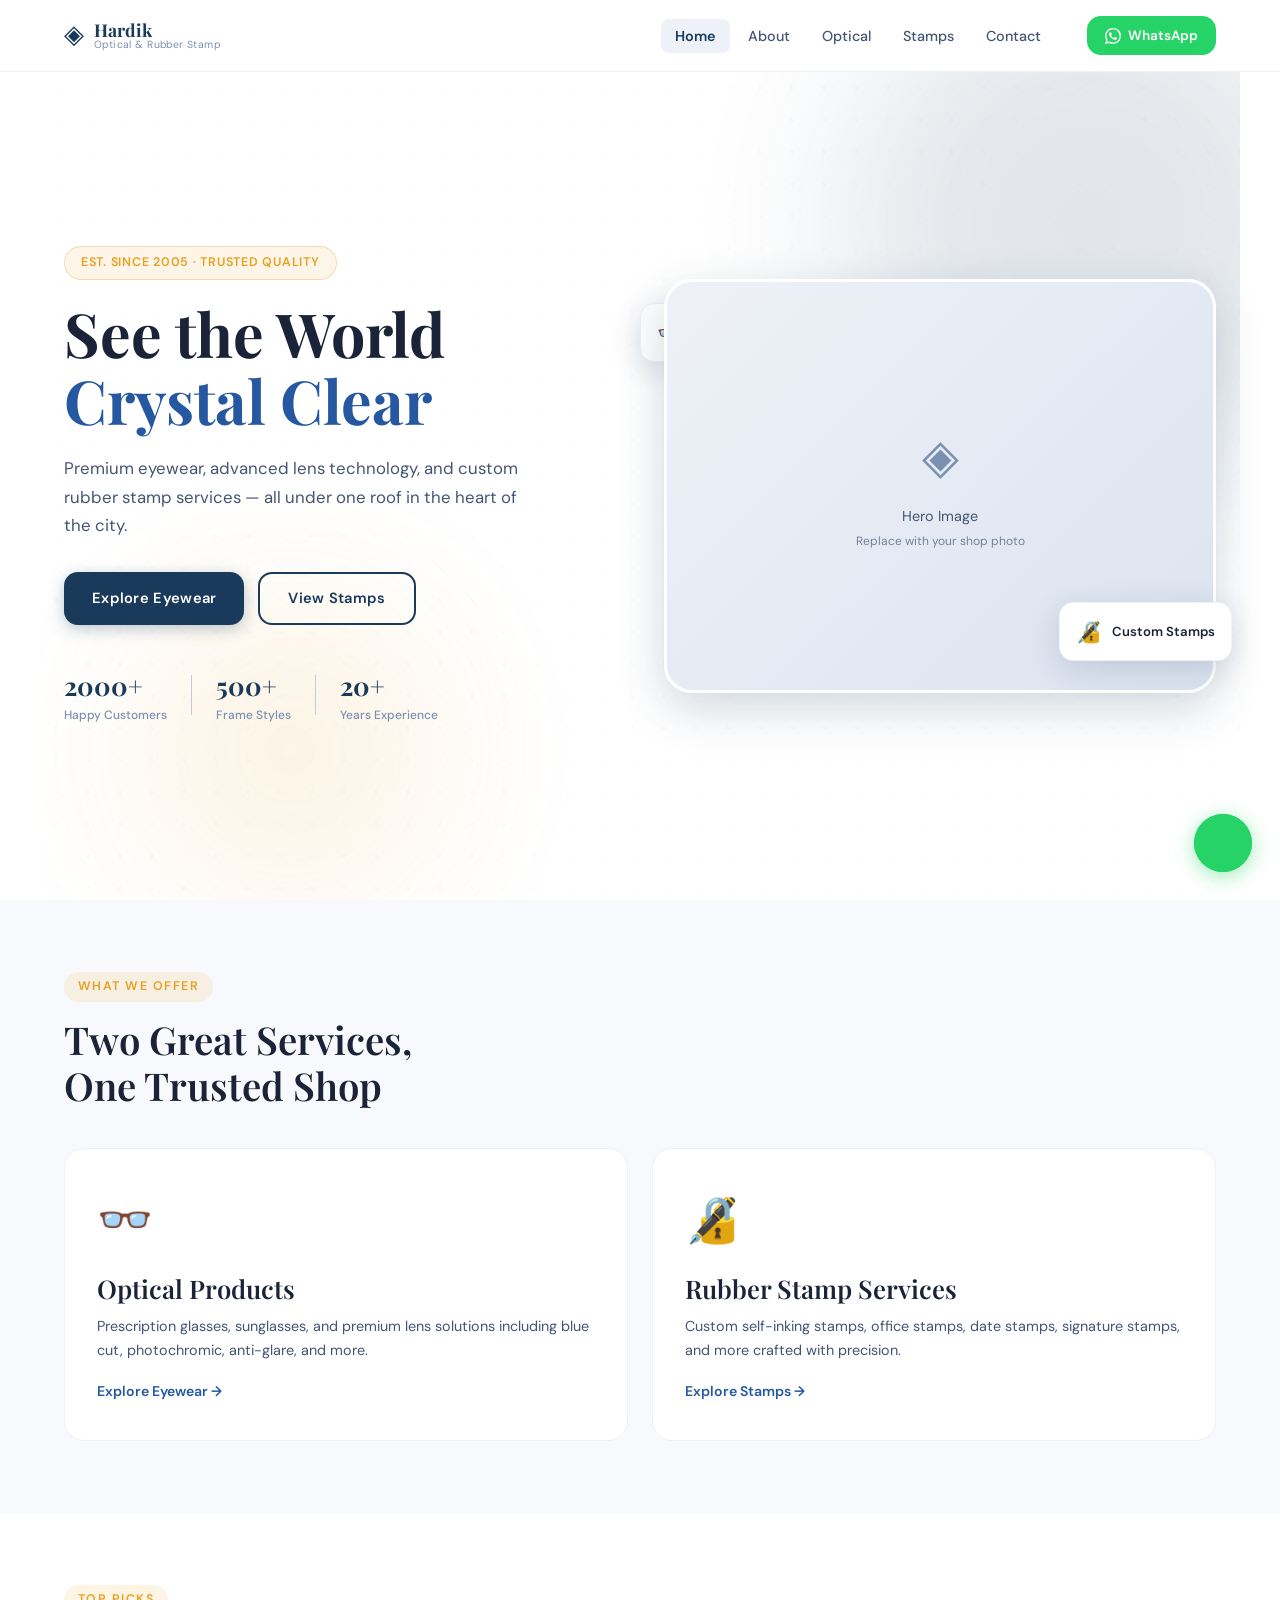
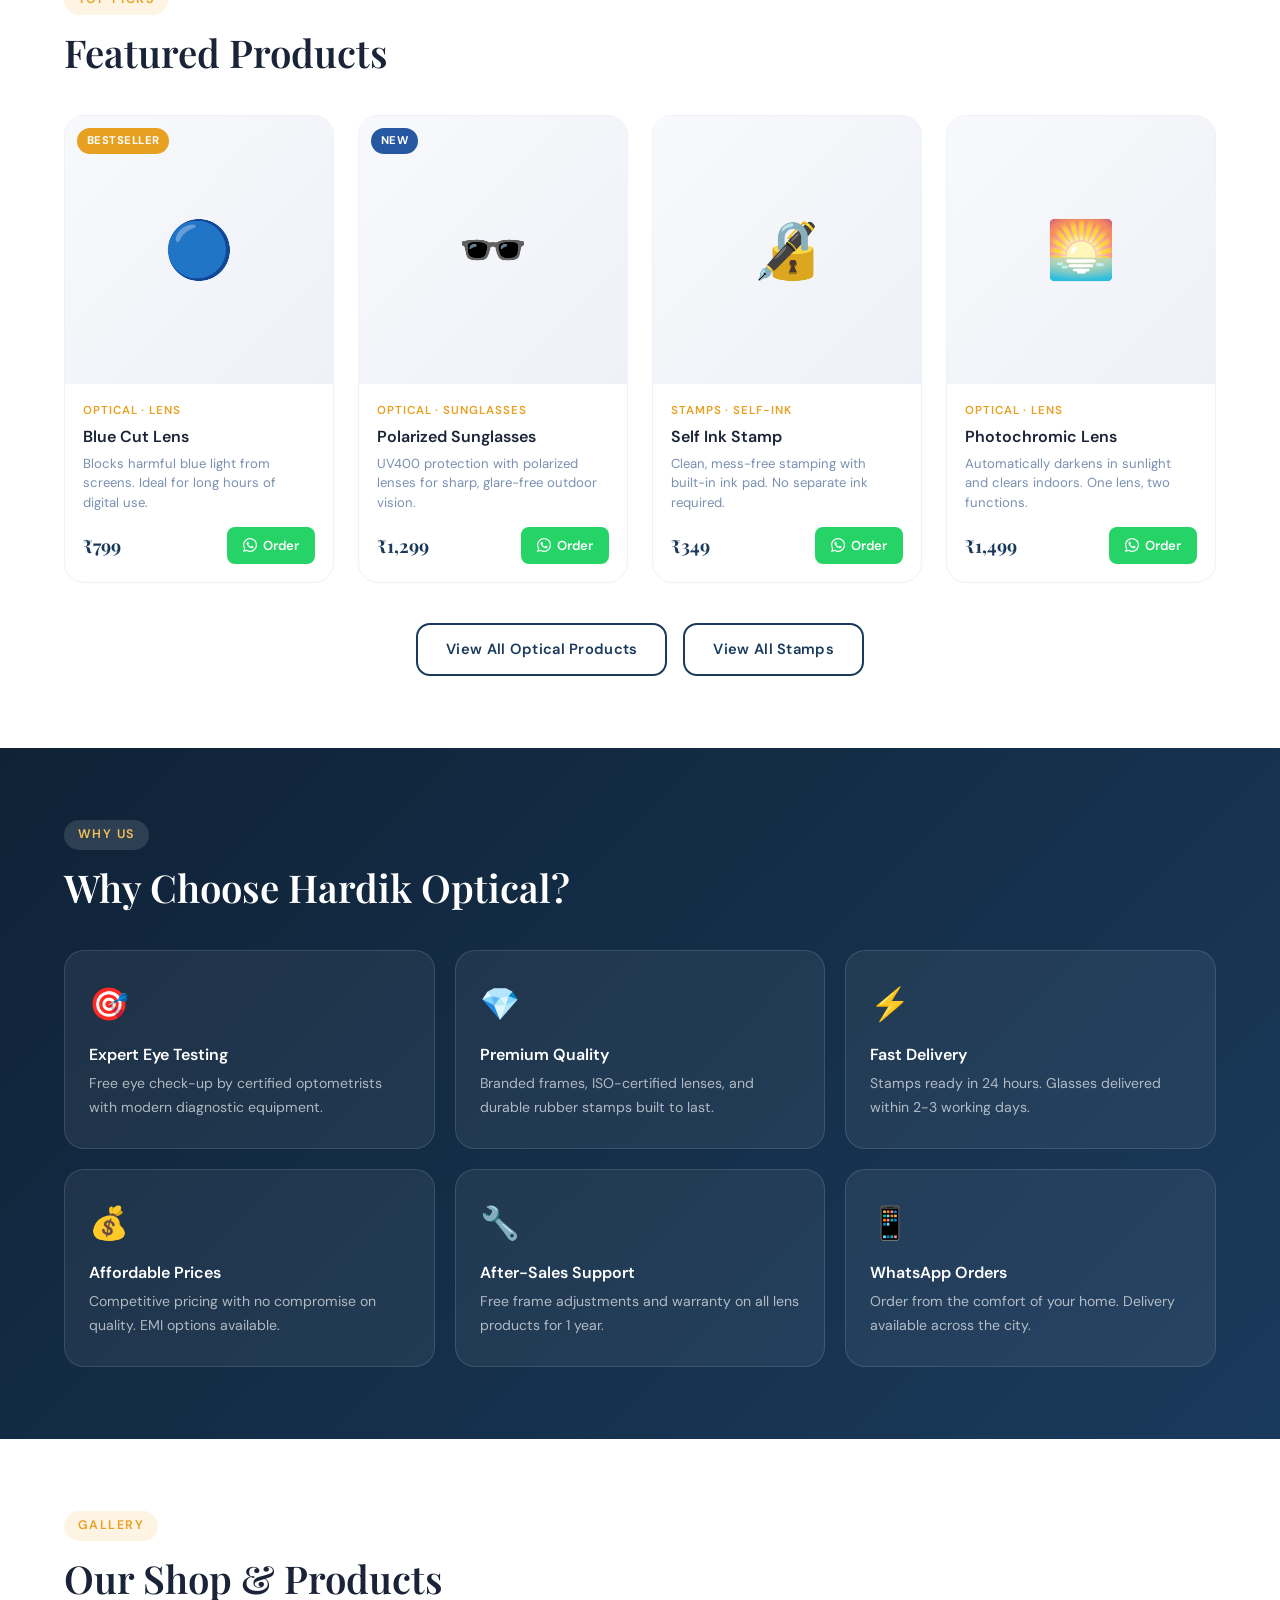
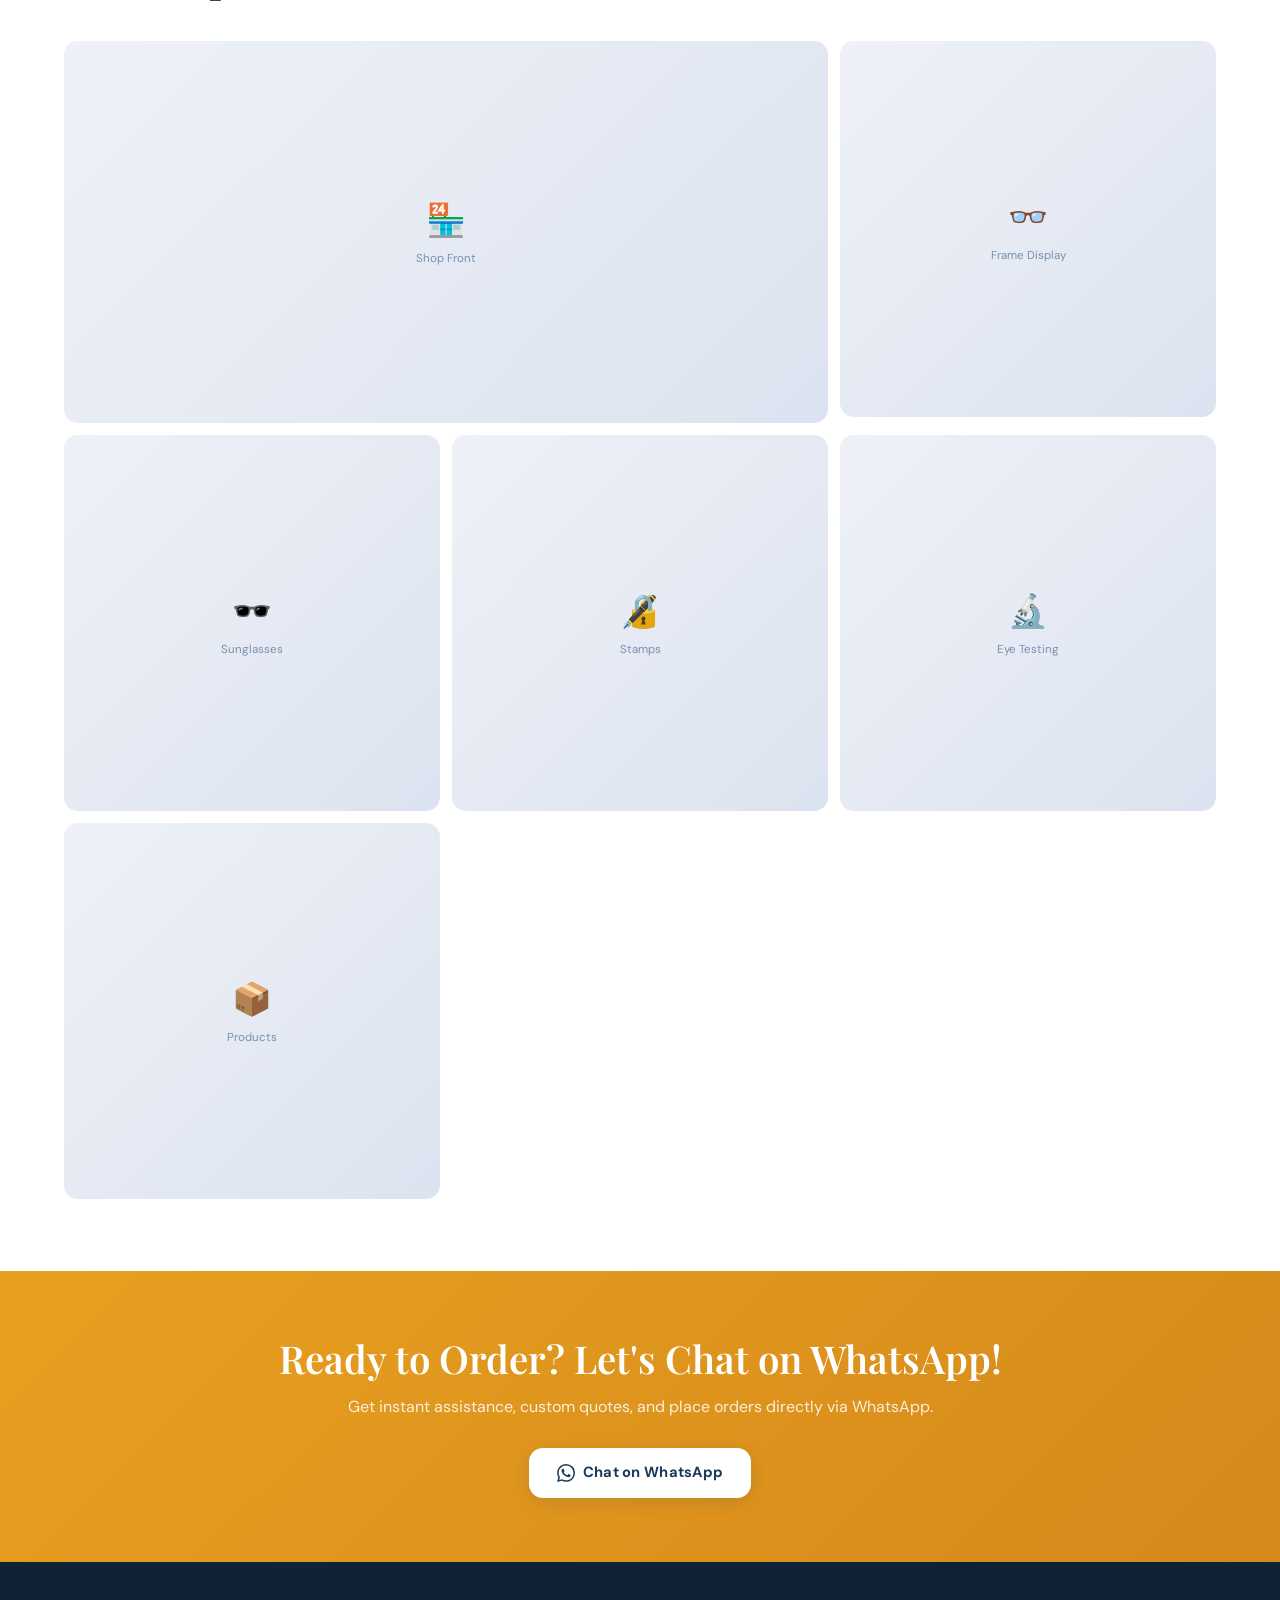
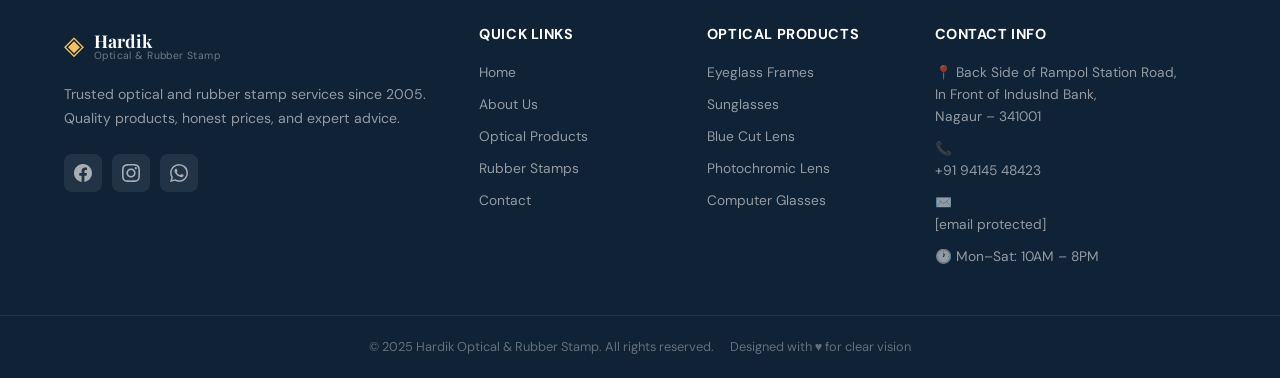
<file: index.html>
<!DOCTYPE html>
<html lang="en">
<head>
  <meta charset="UTF-8" />
  <meta name="viewport" content="width=device-width, initial-scale=1.0" />
  <meta name="description" content="Hardik Optical & Rubber Stamp – Premium eyewear, lenses, and custom rubber stamps. Quality optical solutions and professional stamp services." />
  <meta name="keywords" content="optical shop, eyeglasses, sunglasses, rubber stamp, custom stamp, blue cut lens, photochromic lens" />
  <meta name="author" content="Hardik Optical & Rubber Stamp" />
  <meta property="og:title" content="Hardik Optical & Rubber Stamp" />
  <meta property="og:description" content="Premium eyewear and custom rubber stamp services." />
  <meta property="og:type" content="website" />
  <title>Hardik Optical & Rubber Stamp | Premium Eyewear & Custom Stamps</title>
  <link rel="stylesheet" href="style.css" />
  <link rel="preconnect" href="https://fonts.googleapis.com" />
  <link rel="preconnect" href="https://fonts.gstatic.com" crossorigin />
  <link href="https://fonts.googleapis.com/css2?family=Playfair+Display:wght@400;600;700&family=DM+Sans:wght@300;400;500;600&display=swap" rel="stylesheet" />
</head>
<body>

  <!-- ===== NAVBAR ===== -->
  <nav class="navbar" id="navbar">
    <div class="nav-container">
      <a href="#home" class="nav-logo" data-page="home">
        <span class="logo-icon">◈</span>
        <div class="logo-text">
          <span class="logo-main">Hardik</span>
          <span class="logo-sub">Optical & Rubber Stamp</span>
        </div>
      </a>
      <ul class="nav-menu" id="navMenu">
        <li><a href="#home" class="nav-link active" data-page="home">Home</a></li>
        <li><a href="#about" class="nav-link" data-page="about">About</a></li>
        <li><a href="#optical" class="nav-link" data-page="optical">Optical</a></li>
        <li><a href="#stamps" class="nav-link" data-page="stamps">Stamps</a></li>
        <li><a href="#contact" class="nav-link" data-page="contact">Contact</a></li>
      </ul>
      <a href="https://wa.me/919414548423" target="_blank" class="nav-cta">
        <svg width="16" height="16" viewBox="0 0 24 24" fill="currentColor"><path d="M17.472 14.382c-.297-.149-1.758-.867-2.03-.967-.273-.099-.471-.148-.67.15-.197.297-.767.966-.94 1.164-.173.199-.347.223-.644.075-.297-.15-1.255-.463-2.39-1.475-.883-.788-1.48-1.761-1.653-2.059-.173-.297-.018-.458.13-.606.134-.133.298-.347.446-.52.149-.174.198-.298.298-.497.099-.198.05-.371-.025-.52-.075-.149-.669-1.612-.916-2.207-.242-.579-.487-.5-.669-.51-.173-.008-.371-.01-.57-.01-.198 0-.52.074-.792.372-.272.297-1.04 1.016-1.04 2.479 0 1.462 1.065 2.875 1.213 3.074.149.198 2.096 3.2 5.077 4.487.709.306 1.262.489 1.694.625.712.227 1.36.195 1.871.118.571-.085 1.758-.719 2.006-1.413.248-.694.248-1.289.173-1.413-.074-.124-.272-.198-.57-.347m-5.421 7.403h-.004a9.87 9.87 0 01-5.031-1.378l-.361-.214-3.741.982.998-3.648-.235-.374a9.86 9.86 0 01-1.51-5.26c.001-5.45 4.436-9.884 9.888-9.884 2.64 0 5.122 1.03 6.988 2.898a9.825 9.825 0 012.893 6.994c-.003 5.45-4.437 9.884-9.885 9.884m8.413-18.297A11.815 11.815 0 0012.05 0C5.495 0 .16 5.335.157 11.892c0 2.096.547 4.142 1.588 5.945L.057 24l6.305-1.654a11.882 11.882 0 005.683 1.448h.005c6.554 0 11.89-5.335 11.893-11.893A11.821 11.821 0 0020.885 3.488"/></svg>
        WhatsApp
      </a>
      <button class="hamburger" id="hamburger" aria-label="Toggle menu">
        <span></span><span></span><span></span>
      </button>
    </div>
  </nav>

  <!-- ===== HOME PAGE ===== -->
  <section id="home" class="page active">

    <!-- Hero -->
    <div class="hero">
      <div class="hero-bg">
        <div class="hero-orb hero-orb-1"></div>
        <div class="hero-orb hero-orb-2"></div>
        <div class="hero-grid"></div>
      </div>
      <div class="hero-content">
        <div class="hero-badge">Est. Since 2005 · Trusted Quality</div>
        <h1 class="hero-title">See the World <br><span class="hero-accent">Crystal Clear</span></h1>
        <p class="hero-subtitle">Premium eyewear, advanced lens technology, and custom rubber stamp services — all under one roof in the heart of the city.</p>
        <div class="hero-actions">
          <a href="#optical" class="btn btn-primary" data-page="optical">Explore Eyewear</a>
          <a href="#stamps" class="btn btn-outline" data-page="stamps">View Stamps</a>
        </div>
        <div class="hero-stats">
          <div class="stat"><span class="stat-num">2000+</span><span class="stat-label">Happy Customers</span></div>
          <div class="stat-divider"></div>
          <div class="stat"><span class="stat-num">500+</span><span class="stat-label">Frame Styles</span></div>
          <div class="stat-divider"></div>
          <div class="stat"><span class="stat-num">20+</span><span class="stat-label">Years Experience</span></div>
        </div>
      </div>
      <div class="hero-visual">
        <div class="hero-card-float hero-card-1">
          <span class="hcf-icon">👓</span>
          <span>Blue Cut Lens</span>
        </div>
        <div class="hero-img-wrap">
          <div class="hero-img-placeholder">
            <!-- Replace with: <img src="images/hero-optical.jpg" alt="Optical Shop"> -->
            <div class="hero-img-inner">
              <span class="hero-img-icon">◈</span>
              <p>Hero Image<br><small>Replace with your shop photo</small></p>
            </div>
          </div>
        </div>
        <div class="hero-card-float hero-card-2">
          <span class="hcf-icon">🔏</span>
          <span>Custom Stamps</span>
        </div>
      </div>
    </div>

    <!-- Services Intro -->
    <div class="section services-intro">
      <div class="container">
        <div class="section-tag">What We Offer</div>
        <h2 class="section-title">Two Great Services,<br>One Trusted Shop</h2>
        <div class="services-grid">
          <div class="service-card" onclick="navigateTo('optical')">
            <div class="service-icon">👓</div>
            <h3>Optical Products</h3>
            <p>Prescription glasses, sunglasses, and premium lens solutions including blue cut, photochromic, anti-glare, and more.</p>
            <span class="service-link">Explore Eyewear →</span>
          </div>
          <div class="service-card" onclick="navigateTo('stamps')">
            <div class="service-icon">🔏</div>
            <h3>Rubber Stamp Services</h3>
            <p>Custom self-inking stamps, office stamps, date stamps, signature stamps, and more crafted with precision.</p>
            <span class="service-link">Explore Stamps →</span>
          </div>
        </div>
      </div>
    </div>

    <!-- Featured Products -->
    <div class="section featured-section">
      <div class="container">
        <div class="section-tag">Top Picks</div>
        <h2 class="section-title">Featured Products</h2>
        <div class="products-grid">

          <!-- FEATURED PRODUCT CARDS — add more following this structure -->
          <div class="product-card">
            <div class="product-badge">Bestseller</div>
            <div class="product-img">
              <!-- <img src="images/products/blue-cut.jpg" alt="Blue Cut Lens"> -->
              <div class="product-img-placeholder">🔵</div>
            </div>
            <div class="product-info">
              <div class="product-category">Optical · Lens</div>
              <h4 class="product-name">Blue Cut Lens</h4>
              <p class="product-desc">Blocks harmful blue light from screens. Ideal for long hours of digital use.</p>
              <div class="product-footer">
                <span class="product-price">₹799</span>
                <a href="https://wa.me/919414548423?text=I%20want%20to%20order%20Blue%20Cut%20Lens" target="_blank" class="btn-whatsapp">
                  <svg width="14" height="14" viewBox="0 0 24 24" fill="currentColor"><path d="M17.472 14.382c-.297-.149-1.758-.867-2.03-.967-.273-.099-.471-.148-.67.15-.197.297-.767.966-.94 1.164-.173.199-.347.223-.644.075-.297-.15-1.255-.463-2.39-1.475-.883-.788-1.48-1.761-1.653-2.059-.173-.297-.018-.458.13-.606.134-.133.298-.347.446-.52.149-.174.198-.298.298-.497.099-.198.05-.371-.025-.52-.075-.149-.669-1.612-.916-2.207-.242-.579-.487-.5-.669-.51-.173-.008-.371-.01-.57-.01-.198 0-.52.074-.792.372-.272.297-1.04 1.016-1.04 2.479 0 1.462 1.065 2.875 1.213 3.074.149.198 2.096 3.2 5.077 4.487.709.306 1.262.489 1.694.625.712.227 1.36.195 1.871.118.571-.085 1.758-.719 2.006-1.413.248-.694.248-1.289.173-1.413-.074-.124-.272-.198-.57-.347m-5.421 7.403h-.004a9.87 9.87 0 01-5.031-1.378l-.361-.214-3.741.982.998-3.648-.235-.374a9.86 9.86 0 01-1.51-5.26c.001-5.45 4.436-9.884 9.888-9.884 2.64 0 5.122 1.03 6.988 2.898a9.825 9.825 0 012.893 6.994c-.003 5.45-4.437 9.884-9.885 9.884m8.413-18.297A11.815 11.815 0 0012.05 0C5.495 0 .16 5.335.157 11.892c0 2.096.547 4.142 1.588 5.945L.057 24l6.305-1.654a11.882 11.882 0 005.683 1.448h.005c6.554 0 11.89-5.335 11.893-11.893A11.821 11.821 0 0020.885 3.488"/></svg>
                  Order
                </a>
              </div>
            </div>
          </div>

          <div class="product-card">
            <div class="product-badge new">New</div>
            <div class="product-img">
              <div class="product-img-placeholder">🕶️</div>
            </div>
            <div class="product-info">
              <div class="product-category">Optical · Sunglasses</div>
              <h4 class="product-name">Polarized Sunglasses</h4>
              <p class="product-desc">UV400 protection with polarized lenses for sharp, glare-free outdoor vision.</p>
              <div class="product-footer">
                <span class="product-price">₹1,299</span>
                <a href="https://wa.me/919414548423?text=I%20want%20to%20order%20Polarized%20Sunglasses" target="_blank" class="btn-whatsapp">
                  <svg width="14" height="14" viewBox="0 0 24 24" fill="currentColor"><path d="M17.472 14.382c-.297-.149-1.758-.867-2.03-.967-.273-.099-.471-.148-.67.15-.197.297-.767.966-.94 1.164-.173.199-.347.223-.644.075-.297-.15-1.255-.463-2.39-1.475-.883-.788-1.48-1.761-1.653-2.059-.173-.297-.018-.458.13-.606.134-.133.298-.347.446-.52.149-.174.198-.298.298-.497.099-.198.05-.371-.025-.52-.075-.149-.669-1.612-.916-2.207-.242-.579-.487-.5-.669-.51-.173-.008-.371-.01-.57-.01-.198 0-.52.074-.792.372-.272.297-1.04 1.016-1.04 2.479 0 1.462 1.065 2.875 1.213 3.074.149.198 2.096 3.2 5.077 4.487.709.306 1.262.489 1.694.625.712.227 1.36.195 1.871.118.571-.085 1.758-.719 2.006-1.413.248-.694.248-1.289.173-1.413-.074-.124-.272-.198-.57-.347m-5.421 7.403h-.004a9.87 9.87 0 01-5.031-1.378l-.361-.214-3.741.982.998-3.648-.235-.374a9.86 9.86 0 01-1.51-5.26c.001-5.45 4.436-9.884 9.888-9.884 2.64 0 5.122 1.03 6.988 2.898a9.825 9.825 0 012.893 6.994c-.003 5.45-4.437 9.884-9.885 9.884m8.413-18.297A11.815 11.815 0 0012.05 0C5.495 0 .16 5.335.157 11.892c0 2.096.547 4.142 1.588 5.945L.057 24l6.305-1.654a11.882 11.882 0 005.683 1.448h.005c6.554 0 11.89-5.335 11.893-11.893A11.821 11.821 0 0020.885 3.488"/></svg>
                  Order
                </a>
              </div>
            </div>
          </div>

          <div class="product-card">
            <div class="product-img">
              <div class="product-img-placeholder">🔏</div>
            </div>
            <div class="product-info">
              <div class="product-category">Stamps · Self-Ink</div>
              <h4 class="product-name">Self Ink Stamp</h4>
              <p class="product-desc">Clean, mess-free stamping with built-in ink pad. No separate ink required.</p>
              <div class="product-footer">
                <span class="product-price">₹349</span>
                <a href="https://wa.me/919414548423?text=I%20want%20to%20order%20a%20Self%20Ink%20Stamp" target="_blank" class="btn-whatsapp">
                  <svg width="14" height="14" viewBox="0 0 24 24" fill="currentColor"><path d="M17.472 14.382c-.297-.149-1.758-.867-2.03-.967-.273-.099-.471-.148-.67.15-.197.297-.767.966-.94 1.164-.173.199-.347.223-.644.075-.297-.15-1.255-.463-2.39-1.475-.883-.788-1.48-1.761-1.653-2.059-.173-.297-.018-.458.13-.606.134-.133.298-.347.446-.52.149-.174.198-.298.298-.497.099-.198.05-.371-.025-.52-.075-.149-.669-1.612-.916-2.207-.242-.579-.487-.5-.669-.51-.173-.008-.371-.01-.57-.01-.198 0-.52.074-.792.372-.272.297-1.04 1.016-1.04 2.479 0 1.462 1.065 2.875 1.213 3.074.149.198 2.096 3.2 5.077 4.487.709.306 1.262.489 1.694.625.712.227 1.36.195 1.871.118.571-.085 1.758-.719 2.006-1.413.248-.694.248-1.289.173-1.413-.074-.124-.272-.198-.57-.347m-5.421 7.403h-.004a9.87 9.87 0 01-5.031-1.378l-.361-.214-3.741.982.998-3.648-.235-.374a9.86 9.86 0 01-1.51-5.26c.001-5.45 4.436-9.884 9.888-9.884 2.64 0 5.122 1.03 6.988 2.898a9.825 9.825 0 012.893 6.994c-.003 5.45-4.437 9.884-9.885 9.884m8.413-18.297A11.815 11.815 0 0012.05 0C5.495 0 .16 5.335.157 11.892c0 2.096.547 4.142 1.588 5.945L.057 24l6.305-1.654a11.882 11.882 0 005.683 1.448h.005c6.554 0 11.89-5.335 11.893-11.893A11.821 11.821 0 0020.885 3.488"/></svg>
                  Order
                </a>
              </div>
            </div>
          </div>

          <div class="product-card">
            <div class="product-img">
              <div class="product-img-placeholder">🌅</div>
            </div>
            <div class="product-info">
              <div class="product-category">Optical · Lens</div>
              <h4 class="product-name">Photochromic Lens</h4>
              <p class="product-desc">Automatically darkens in sunlight and clears indoors. One lens, two functions.</p>
              <div class="product-footer">
                <span class="product-price">₹1,499</span>
                <a href="https://wa.me/919414548423?text=I%20want%20to%20order%20Photochromic%20Lens" target="_blank" class="btn-whatsapp">
                  <svg width="14" height="14" viewBox="0 0 24 24" fill="currentColor"><path d="M17.472 14.382c-.297-.149-1.758-.867-2.03-.967-.273-.099-.471-.148-.67.15-.197.297-.767.966-.94 1.164-.173.199-.347.223-.644.075-.297-.15-1.255-.463-2.39-1.475-.883-.788-1.48-1.761-1.653-2.059-.173-.297-.018-.458.13-.606.134-.133.298-.347.446-.52.149-.174.198-.298.298-.497.099-.198.05-.371-.025-.52-.075-.149-.669-1.612-.916-2.207-.242-.579-.487-.5-.669-.51-.173-.008-.371-.01-.57-.01-.198 0-.52.074-.792.372-.272.297-1.04 1.016-1.04 2.479 0 1.462 1.065 2.875 1.213 3.074.149.198 2.096 3.2 5.077 4.487.709.306 1.262.489 1.694.625.712.227 1.36.195 1.871.118.571-.085 1.758-.719 2.006-1.413.248-.694.248-1.289.173-1.413-.074-.124-.272-.198-.57-.347m-5.421 7.403h-.004a9.87 9.87 0 01-5.031-1.378l-.361-.214-3.741.982.998-3.648-.235-.374a9.86 9.86 0 01-1.51-5.26c.001-5.45 4.436-9.884 9.888-9.884 2.64 0 5.122 1.03 6.988 2.898a9.825 9.825 0 012.893 6.994c-.003 5.45-4.437 9.884-9.885 9.884m8.413-18.297A11.815 11.815 0 0012.05 0C5.495 0 .16 5.335.157 11.892c0 2.096.547 4.142 1.588 5.945L.057 24l6.305-1.654a11.882 11.882 0 005.683 1.448h.005c6.554 0 11.89-5.335 11.893-11.893A11.821 11.821 0 0020.885 3.488"/></svg>
                  Order
                </a>
              </div>
            </div>
          </div>

        </div>
        <div class="see-all">
          <a href="#optical" class="btn btn-outline" data-page="optical">View All Optical Products</a>
          <a href="#stamps" class="btn btn-outline" data-page="stamps">View All Stamps</a>
        </div>
      </div>
    </div>

    <!-- Why Choose Us -->
    <div class="section why-section">
      <div class="container">
        <div class="section-tag">Why Us</div>
        <h2 class="section-title">Why Choose Hardik Optical?</h2>
        <div class="why-grid">
          <div class="why-card">
            <div class="why-icon">🎯</div>
            <h4>Expert Eye Testing</h4>
            <p>Free eye check-up by certified optometrists with modern diagnostic equipment.</p>
          </div>
          <div class="why-card">
            <div class="why-icon">💎</div>
            <h4>Premium Quality</h4>
            <p>Branded frames, ISO-certified lenses, and durable rubber stamps built to last.</p>
          </div>
          <div class="why-card">
            <div class="why-icon">⚡</div>
            <h4>Fast Delivery</h4>
            <p>Stamps ready in 24 hours. Glasses delivered within 2-3 working days.</p>
          </div>
          <div class="why-card">
            <div class="why-icon">💰</div>
            <h4>Affordable Prices</h4>
            <p>Competitive pricing with no compromise on quality. EMI options available.</p>
          </div>
          <div class="why-card">
            <div class="why-icon">🔧</div>
            <h4>After-Sales Support</h4>
            <p>Free frame adjustments and warranty on all lens products for 1 year.</p>
          </div>
          <div class="why-card">
            <div class="why-icon">📱</div>
            <h4>WhatsApp Orders</h4>
            <p>Order from the comfort of your home. Delivery available across the city.</p>
          </div>
        </div>
      </div>
    </div>

    <!-- Gallery Strip -->
    <div class="section gallery-section">
      <div class="container">
        <div class="section-tag">Gallery</div>
        <h2 class="section-title">Our Shop & Products</h2>
        <div class="gallery-grid">
          <!-- Replace src with actual images -->
          <div class="gallery-item"><div class="gallery-placeholder">🏪<br><small>Shop Front</small></div></div>
          <div class="gallery-item"><div class="gallery-placeholder">👓<br><small>Frame Display</small></div></div>
          <div class="gallery-item"><div class="gallery-placeholder">🕶️<br><small>Sunglasses</small></div></div>
          <div class="gallery-item"><div class="gallery-placeholder">🔏<br><small>Stamps</small></div></div>
          <div class="gallery-item"><div class="gallery-placeholder">🔬<br><small>Eye Testing</small></div></div>
          <div class="gallery-item"><div class="gallery-placeholder">📦<br><small>Products</small></div></div>
        </div>
      </div>
    </div>

    <!-- CTA Banner -->
    <div class="cta-banner">
      <div class="container">
        <h2>Ready to Order? Let's Chat on WhatsApp!</h2>
        <p>Get instant assistance, custom quotes, and place orders directly via WhatsApp.</p>
        <a href="https://wa.me/919414548423?text=Hello%2C%20I%20want%20to%20enquire%20about%20your%20products" target="_blank" class="btn btn-white">
          <svg width="18" height="18" viewBox="0 0 24 24" fill="currentColor"><path d="M17.472 14.382c-.297-.149-1.758-.867-2.03-.967-.273-.099-.471-.148-.67.15-.197.297-.767.966-.94 1.164-.173.199-.347.223-.644.075-.297-.15-1.255-.463-2.39-1.475-.883-.788-1.48-1.761-1.653-2.059-.173-.297-.018-.458.13-.606.134-.133.298-.347.446-.52.149-.174.198-.298.298-.497.099-.198.05-.371-.025-.52-.075-.149-.669-1.612-.916-2.207-.242-.579-.487-.5-.669-.51-.173-.008-.371-.01-.57-.01-.198 0-.52.074-.792.372-.272.297-1.04 1.016-1.04 2.479 0 1.462 1.065 2.875 1.213 3.074.149.198 2.096 3.2 5.077 4.487.709.306 1.262.489 1.694.625.712.227 1.36.195 1.871.118.571-.085 1.758-.719 2.006-1.413.248-.694.248-1.289.173-1.413-.074-.124-.272-.198-.57-.347m-5.421 7.403h-.004a9.87 9.87 0 01-5.031-1.378l-.361-.214-3.741.982.998-3.648-.235-.374a9.86 9.86 0 01-1.51-5.26c.001-5.45 4.436-9.884 9.888-9.884 2.64 0 5.122 1.03 6.988 2.898a9.825 9.825 0 012.893 6.994c-.003 5.45-4.437 9.884-9.885 9.884m8.413-18.297A11.815 11.815 0 0012.05 0C5.495 0 .16 5.335.157 11.892c0 2.096.547 4.142 1.588 5.945L.057 24l6.305-1.654a11.882 11.882 0 005.683 1.448h.005c6.554 0 11.89-5.335 11.893-11.893A11.821 11.821 0 0020.885 3.488"/></svg>
          Chat on WhatsApp
        </a>
      </div>
    </div>

  </section>

  <!-- ===== ABOUT PAGE ===== -->
  <section id="about" class="page">
    <div class="page-hero">
      <div class="container">
        <div class="page-hero-content">
          <div class="section-tag">Our Story</div>
          <h1>About Hardik Optical</h1>
          <p>Serving our community with clear vision and quality craftsmanship since 2005.</p>
        </div>
      </div>
    </div>
    <div class="section">
      <div class="container">
        <div class="about-grid">
          <div class="about-text">
            <div class="section-tag">Who We Are</div>
            <h2 class="section-title">20 Years of Trusted Service</h2>
            <p>Hardik Optical & Rubber Stamp was founded with a simple mission: provide quality eyewear and precision stamp services at honest prices. Over the past two decades, we have grown from a small local shop to one of the most trusted names in our community.</p>
            <p>Our certified optometrists offer free eye testing, and our skilled craftsmen produce rubber stamps that meet the highest standards of clarity and durability.</p>
            <div class="about-values">
              <div class="value-item"><span class="value-dot"></span>Certified Optometrists on Staff</div>
              <div class="value-item"><span class="value-dot"></span>ISO-Certified Lens Products</div>
              <div class="value-item"><span class="value-dot"></span>24-Hour Stamp Delivery</div>
              <div class="value-item"><span class="value-dot"></span>Free Eye Check-Up</div>
              <div class="value-item"><span class="value-dot"></span>1-Year Lens Warranty</div>
            </div>
          </div>
          <div class="about-visual">
            <div class="about-img-placeholder">
              <!-- Replace with: <img src="images/about-shop.jpg" alt="Our Shop"> -->
              <span>🏪</span>
              <p>Shop Photo<br><small>Add your shop image here</small></p>
            </div>
            <div class="about-stats-box">
              <div class="asb-item"><strong>2005</strong><span>Founded</span></div>
              <div class="asb-item"><strong>2000+</strong><span>Customers</span></div>
              <div class="asb-item"><strong>500+</strong><span>Frames</span></div>
            </div>
          </div>
        </div>
      </div>
    </div>
    <div class="section team-section">
      <div class="container">
        <div class="section-tag">Our Team</div>
        <h2 class="section-title">Meet the Experts</h2>
        <div class="team-grid">
          <div class="team-card">
            <div class="team-img"><span>👨‍⚕️</span></div>
            <h4>Hardik Patel</h4>
            <p>Founder & Lead Optometrist</p>
          </div>
          <div class="team-card">
            <div class="team-img"><span>👩‍💼</span></div>
            <h4>Meera Shah</h4>
            <p>Senior Optical Advisor</p>
          </div>
          <div class="team-card">
            <div class="team-img"><span>👨‍🔧</span></div>
            <h4>Rajan Kumar</h4>
            <p>Stamp Craftsman</p>
          </div>
        </div>
      </div>
    </div>
  </section>

  <!-- ===== OPTICAL PRODUCTS PAGE ===== -->
  <section id="optical" class="page">
    <div class="page-hero">
      <div class="container">
        <div class="page-hero-content">
          <div class="section-tag">Our Products</div>
          <h1>Optical Products</h1>
          <p>Premium frames, sunglasses, and advanced lens solutions for every vision need.</p>
        </div>
      </div>
    </div>
    <div class="section">
      <div class="container">
        <!-- Filter Bar -->
        <div class="filter-bar">
          <button class="filter-btn active" data-filter="all">All Products</button>
          <button class="filter-btn" data-filter="frames">Eyeglass Frames</button>
          <button class="filter-btn" data-filter="sunglasses">Sunglasses</button>
          <button class="filter-btn" data-filter="lens">Lens Types</button>
        </div>

        <!-- Eyeglass Frames -->
        <div class="category-section" data-category="frames">
          <h3 class="category-title"><span>👓</span> Eyeglass Frames</h3>
          <div class="products-grid">

            <!-- ===== ADD MORE FRAME PRODUCTS HERE ===== -->
            <!-- Copy one product-card div and paste below to add a new frame product -->

            <div class="product-card" data-cat="frames">
              <div class="product-img"><div class="product-img-placeholder">🔲</div></div>
              <div class="product-info">
                <div class="product-category">Frames · Metal</div>
                <h4 class="product-name">Classic Metal Frame</h4>
                <p class="product-desc">Lightweight stainless steel frame with spring hinges. Timeless design.</p>
                <div class="product-footer">
                  <span class="product-price">₹599</span>
                  <a href="https://wa.me/919414548423?text=I%20want%20to%20order%20Classic%20Metal%20Frame" target="_blank" class="btn-whatsapp">
                    <svg width="14" height="14" viewBox="0 0 24 24" fill="currentColor"><path d="M17.472 14.382c-.297-.149-1.758-.867-2.03-.967-.273-.099-.471-.148-.67.15-.197.297-.767.966-.94 1.164-.173.199-.347.223-.644.075-.297-.15-1.255-.463-2.39-1.475-.883-.788-1.48-1.761-1.653-2.059-.173-.297-.018-.458.13-.606.134-.133.298-.347.446-.52.149-.174.198-.298.298-.497.099-.198.05-.371-.025-.52-.075-.149-.669-1.612-.916-2.207-.242-.579-.487-.5-.669-.51-.173-.008-.371-.01-.57-.01-.198 0-.52.074-.792.372-.272.297-1.04 1.016-1.04 2.479 0 1.462 1.065 2.875 1.213 3.074.149.198 2.096 3.2 5.077 4.487.709.306 1.262.489 1.694.625.712.227 1.36.195 1.871.118.571-.085 1.758-.719 2.006-1.413.248-.694.248-1.289.173-1.413-.074-.124-.272-.198-.57-.347m-5.421 7.403h-.004a9.87 9.87 0 01-5.031-1.378l-.361-.214-3.741.982.998-3.648-.235-.374a9.86 9.86 0 01-1.51-5.26c.001-5.45 4.436-9.884 9.888-9.884 2.64 0 5.122 1.03 6.988 2.898a9.825 9.825 0 012.893 6.994c-.003 5.45-4.437 9.884-9.885 9.884m8.413-18.297A11.815 11.815 0 0012.05 0C5.495 0 .16 5.335.157 11.892c0 2.096.547 4.142 1.588 5.945L.057 24l6.305-1.654a11.882 11.882 0 005.683 1.448h.005c6.554 0 11.89-5.335 11.893-11.893A11.821 11.821 0 0020.885 3.488"/></svg>
                    Order
                  </a>
                </div>
              </div>
            </div>

            <div class="product-card" data-cat="frames">
              <div class="product-img"><div class="product-img-placeholder">🔷</div></div>
              <div class="product-info">
                <div class="product-category">Frames · Acetate</div>
                <h4 class="product-name">Premium Acetate Frame</h4>
                <p class="product-desc">Handcrafted acetate frames in vibrant colors. Comfortable full-rim design.</p>
                <div class="product-footer">
                  <span class="product-price">₹899</span>
                  <a href="https://wa.me/919414548423?text=I%20want%20to%20order%20Premium%20Acetate%20Frame" target="_blank" class="btn-whatsapp">
                    <svg width="14" height="14" viewBox="0 0 24 24" fill="currentColor"><path d="M17.472 14.382c-.297-.149-1.758-.867-2.03-.967-.273-.099-.471-.148-.67.15-.197.297-.767.966-.94 1.164-.173.199-.347.223-.644.075-.297-.15-1.255-.463-2.39-1.475-.883-.788-1.48-1.761-1.653-2.059-.173-.297-.018-.458.13-.606.134-.133.298-.347.446-.52.149-.174.198-.298.298-.497.099-.198.05-.371-.025-.52-.075-.149-.669-1.612-.916-2.207-.242-.579-.487-.5-.669-.51-.173-.008-.371-.01-.57-.01-.198 0-.52.074-.792.372-.272.297-1.04 1.016-1.04 2.479 0 1.462 1.065 2.875 1.213 3.074.149.198 2.096 3.2 5.077 4.487.709.306 1.262.489 1.694.625.712.227 1.36.195 1.871.118.571-.085 1.758-.719 2.006-1.413.248-.694.248-1.289.173-1.413-.074-.124-.272-.198-.57-.347m-5.421 7.403h-.004a9.87 9.87 0 01-5.031-1.378l-.361-.214-3.741.982.998-3.648-.235-.374a9.86 9.86 0 01-1.51-5.26c.001-5.45 4.436-9.884 9.888-9.884 2.64 0 5.122 1.03 6.988 2.898a9.825 9.825 0 012.893 6.994c-.003 5.45-4.437 9.884-9.885 9.884m8.413-18.297A11.815 11.815 0 0012.05 0C5.495 0 .16 5.335.157 11.892c0 2.096.547 4.142 1.588 5.945L.057 24l6.305-1.654a11.882 11.882 0 005.683 1.448h.005c6.554 0 11.89-5.335 11.893-11.893A11.821 11.821 0 0020.885 3.488"/></svg>
                    Order
                  </a>
                </div>
              </div>
            </div>

            <div class="product-card" data-cat="frames">
              <div class="product-img"><div class="product-img-placeholder">⬜</div></div>
              <div class="product-info">
                <div class="product-category">Frames · Kids</div>
                <h4 class="product-name">Kids Flex Frame</h4>
                <p class="product-desc">Flexible, shatter-resistant frames specially designed for children.</p>
                <div class="product-footer">
                  <span class="product-price">₹499</span>
                  <a href="https://wa.me/919414548423?text=I%20want%20to%20order%20Kids%20Flex%20Frame" target="_blank" class="btn-whatsapp">
                    <svg width="14" height="14" viewBox="0 0 24 24" fill="currentColor"><path d="M17.472 14.382c-.297-.149-1.758-.867-2.03-.967-.273-.099-.471-.148-.67.15-.197.297-.767.966-.94 1.164-.173.199-.347.223-.644.075-.297-.15-1.255-.463-2.39-1.475-.883-.788-1.48-1.761-1.653-2.059-.173-.297-.018-.458.13-.606.134-.133.298-.347.446-.52.149-.174.198-.298.298-.497.099-.198.05-.371-.025-.52-.075-.149-.669-1.612-.916-2.207-.242-.579-.487-.5-.669-.51-.173-.008-.371-.01-.57-.01-.198 0-.52.074-.792.372-.272.297-1.04 1.016-1.04 2.479 0 1.462 1.065 2.875 1.213 3.074.149.198 2.096 3.2 5.077 4.487.709.306 1.262.489 1.694.625.712.227 1.36.195 1.871.118.571-.085 1.758-.719 2.006-1.413.248-.694.248-1.289.173-1.413-.074-.124-.272-.198-.57-.347m-5.421 7.403h-.004a9.87 9.87 0 01-5.031-1.378l-.361-.214-3.741.982.998-3.648-.235-.374a9.86 9.86 0 01-1.51-5.26c.001-5.45 4.436-9.884 9.888-9.884 2.64 0 5.122 1.03 6.988 2.898a9.825 9.825 0 012.893 6.994c-.003 5.45-4.437 9.884-9.885 9.884m8.413-18.297A11.815 11.815 0 0012.05 0C5.495 0 .16 5.335.157 11.892c0 2.096.547 4.142 1.588 5.945L.057 24l6.305-1.654a11.882 11.882 0 005.683 1.448h.005c6.554 0 11.89-5.335 11.893-11.893A11.821 11.821 0 0020.885 3.488"/></svg>
                    Order
                  </a>
                </div>
              </div>
            </div>

          </div>
        </div>

        <!-- Sunglasses -->
        <div class="category-section" data-category="sunglasses">
          <h3 class="category-title"><span>🕶️</span> Sunglasses</h3>
          <div class="products-grid">

            <!-- ===== ADD MORE SUNGLASSES PRODUCTS HERE ===== -->

            <div class="product-card" data-cat="sunglasses">
              <div class="product-badge">Bestseller</div>
              <div class="product-img"><div class="product-img-placeholder">🕶️</div></div>
              <div class="product-info">
                <div class="product-category">Sunglasses · Polarized</div>
                <h4 class="product-name">Polarized Wayfarer</h4>
                <p class="product-desc">Classic wayfarer style with polarized UV400 lenses. Reduces glare perfectly.</p>
                <div class="product-footer">
                  <span class="product-price">₹1,299</span>
                  <a href="https://wa.me/919414548423?text=I%20want%20to%20order%20Polarized%20Wayfarer" target="_blank" class="btn-whatsapp">
                    <svg width="14" height="14" viewBox="0 0 24 24" fill="currentColor"><path d="M17.472 14.382c-.297-.149-1.758-.867-2.03-.967-.273-.099-.471-.148-.67.15-.197.297-.767.966-.94 1.164-.173.199-.347.223-.644.075-.297-.15-1.255-.463-2.39-1.475-.883-.788-1.48-1.761-1.653-2.059-.173-.297-.018-.458.13-.606.134-.133.298-.347.446-.52.149-.174.198-.298.298-.497.099-.198.05-.371-.025-.52-.075-.149-.669-1.612-.916-2.207-.242-.579-.487-.5-.669-.51-.173-.008-.371-.01-.57-.01-.198 0-.52.074-.792.372-.272.297-1.04 1.016-1.04 2.479 0 1.462 1.065 2.875 1.213 3.074.149.198 2.096 3.2 5.077 4.487.709.306 1.262.489 1.694.625.712.227 1.36.195 1.871.118.571-.085 1.758-.719 2.006-1.413.248-.694.248-1.289.173-1.413-.074-.124-.272-.198-.57-.347m-5.421 7.403h-.004a9.87 9.87 0 01-5.031-1.378l-.361-.214-3.741.982.998-3.648-.235-.374a9.86 9.86 0 01-1.51-5.26c.001-5.45 4.436-9.884 9.888-9.884 2.64 0 5.122 1.03 6.988 2.898a9.825 9.825 0 012.893 6.994c-.003 5.45-4.437 9.884-9.885 9.884m8.413-18.297A11.815 11.815 0 0012.05 0C5.495 0 .16 5.335.157 11.892c0 2.096.547 4.142 1.588 5.945L.057 24l6.305-1.654a11.882 11.882 0 005.683 1.448h.005c6.554 0 11.89-5.335 11.893-11.893A11.821 11.821 0 0020.885 3.488"/></svg>
                    Order
                  </a>
                </div>
              </div>
            </div>

            <div class="product-card" data-cat="sunglasses">
              <div class="product-img"><div class="product-img-placeholder">😎</div></div>
              <div class="product-info">
                <div class="product-category">Sunglasses · Sports</div>
                <h4 class="product-name">Sports Wraparound</h4>
                <p class="product-desc">Full wraparound protection ideal for driving, cycling, and outdoor sports.</p>
                <div class="product-footer">
                  <span class="product-price">₹999</span>
                  <a href="https://wa.me/919414548423?text=I%20want%20to%20order%20Sports%20Wraparound%20Sunglasses" target="_blank" class="btn-whatsapp">
                    <svg width="14" height="14" viewBox="0 0 24 24" fill="currentColor"><path d="M17.472 14.382c-.297-.149-1.758-.867-2.03-.967-.273-.099-.471-.148-.67.15-.197.297-.767.966-.94 1.164-.173.199-.347.223-.644.075-.297-.15-1.255-.463-2.39-1.475-.883-.788-1.48-1.761-1.653-2.059-.173-.297-.018-.458.13-.606.134-.133.298-.347.446-.52.149-.174.198-.298.298-.497.099-.198.05-.371-.025-.52-.075-.149-.669-1.612-.916-2.207-.242-.579-.487-.5-.669-.51-.173-.008-.371-.01-.57-.01-.198 0-.52.074-.792.372-.272.297-1.04 1.016-1.04 2.479 0 1.462 1.065 2.875 1.213 3.074.149.198 2.096 3.2 5.077 4.487.709.306 1.262.489 1.694.625.712.227 1.36.195 1.871.118.571-.085 1.758-.719 2.006-1.413.248-.694.248-1.289.173-1.413-.074-.124-.272-.198-.57-.347m-5.421 7.403h-.004a9.87 9.87 0 01-5.031-1.378l-.361-.214-3.741.982.998-3.648-.235-.374a9.86 9.86 0 01-1.51-5.26c.001-5.45 4.436-9.884 9.888-9.884 2.64 0 5.122 1.03 6.988 2.898a9.825 9.825 0 012.893 6.994c-.003 5.45-4.437 9.884-9.885 9.884m8.413-18.297A11.815 11.815 0 0012.05 0C5.495 0 .16 5.335.157 11.892c0 2.096.547 4.142 1.588 5.945L.057 24l6.305-1.654a11.882 11.882 0 005.683 1.448h.005c6.554 0 11.89-5.335 11.893-11.893A11.821 11.821 0 0020.885 3.488"/></svg>
                    Order
                  </a>
                </div>
              </div>
            </div>

          </div>
        </div>

        <!-- Lens Types -->
        <div class="category-section" data-category="lens">
          <h3 class="category-title"><span>🔬</span> Lens Types</h3>
          <div class="products-grid">

            <!-- ===== ADD MORE LENS PRODUCTS HERE ===== -->

            <div class="product-card" data-cat="lens">
              <div class="product-badge">Popular</div>
              <div class="product-img"><div class="product-img-placeholder">🔵</div></div>
              <div class="product-info">
                <div class="product-category">Lens · Blue Cut</div>
                <h4 class="product-name">Blue Cut Lens</h4>
                <p class="product-desc">Blocks 99% harmful blue light. Reduces eye strain from screens and devices.</p>
                <div class="product-footer">
                  <span class="product-price">₹799</span>
                  <a href="https://wa.me/919414548423?text=I%20want%20to%20order%20Blue%20Cut%20Lens" target="_blank" class="btn-whatsapp"><svg width="14" height="14" viewBox="0 0 24 24" fill="currentColor"><path d="M17.472 14.382c-.297-.149-1.758-.867-2.03-.967-.273-.099-.471-.148-.67.15-.197.297-.767.966-.94 1.164-.173.199-.347.223-.644.075-.297-.15-1.255-.463-2.39-1.475-.883-.788-1.48-1.761-1.653-2.059-.173-.297-.018-.458.13-.606.134-.133.298-.347.446-.52.149-.174.198-.298.298-.497.099-.198.05-.371-.025-.52-.075-.149-.669-1.612-.916-2.207-.242-.579-.487-.5-.669-.51-.173-.008-.371-.01-.57-.01-.198 0-.52.074-.792.372-.272.297-1.04 1.016-1.04 2.479 0 1.462 1.065 2.875 1.213 3.074.149.198 2.096 3.2 5.077 4.487.709.306 1.262.489 1.694.625.712.227 1.36.195 1.871.118.571-.085 1.758-.719 2.006-1.413.248-.694.248-1.289.173-1.413-.074-.124-.272-.198-.57-.347m-5.421 7.403h-.004a9.87 9.87 0 01-5.031-1.378l-.361-.214-3.741.982.998-3.648-.235-.374a9.86 9.86 0 01-1.51-5.26c.001-5.45 4.436-9.884 9.888-9.884 2.64 0 5.122 1.03 6.988 2.898a9.825 9.825 0 012.893 6.994c-.003 5.45-4.437 9.884-9.885 9.884m8.413-18.297A11.815 11.815 0 0012.05 0C5.495 0 .16 5.335.157 11.892c0 2.096.547 4.142 1.588 5.945L.057 24l6.305-1.654a11.882 11.882 0 005.683 1.448h.005c6.554 0 11.89-5.335 11.893-11.893A11.821 11.821 0 0020.885 3.488"/></svg> Order</a>
                </div>
              </div>
            </div>

            <div class="product-card" data-cat="lens">
              <div class="product-img"><div class="product-img-placeholder">🌅</div></div>
              <div class="product-info">
                <div class="product-category">Lens · Photochromic</div>
                <h4 class="product-name">Photochromic Lens</h4>
                <p class="product-desc">Auto-darkens outdoors, clears indoors. Seamless transition in any light.</p>
                <div class="product-footer">
                  <span class="product-price">₹1,499</span>
                  <a href="https://wa.me/919414548423?text=I%20want%20to%20order%20Photochromic%20Lens" target="_blank" class="btn-whatsapp"><svg width="14" height="14" viewBox="0 0 24 24" fill="currentColor"><path d="M17.472 14.382c-.297-.149-1.758-.867-2.03-.967-.273-.099-.471-.148-.67.15-.197.297-.767.966-.94 1.164-.173.199-.347.223-.644.075-.297-.15-1.255-.463-2.39-1.475-.883-.788-1.48-1.761-1.653-2.059-.173-.297-.018-.458.13-.606.134-.133.298-.347.446-.52.149-.174.198-.298.298-.497.099-.198.05-.371-.025-.52-.075-.149-.669-1.612-.916-2.207-.242-.579-.487-.5-.669-.51-.173-.008-.371-.01-.57-.01-.198 0-.52.074-.792.372-.272.297-1.04 1.016-1.04 2.479 0 1.462 1.065 2.875 1.213 3.074.149.198 2.096 3.2 5.077 4.487.709.306 1.262.489 1.694.625.712.227 1.36.195 1.871.118.571-.085 1.758-.719 2.006-1.413.248-.694.248-1.289.173-1.413-.074-.124-.272-.198-.57-.347m-5.421 7.403h-.004a9.87 9.87 0 01-5.031-1.378l-.361-.214-3.741.982.998-3.648-.235-.374a9.86 9.86 0 01-1.51-5.26c.001-5.45 4.436-9.884 9.888-9.884 2.64 0 5.122 1.03 6.988 2.898a9.825 9.825 0 012.893 6.994c-.003 5.45-4.437 9.884-9.885 9.884m8.413-18.297A11.815 11.815 0 0012.05 0C5.495 0 .16 5.335.157 11.892c0 2.096.547 4.142 1.588 5.945L.057 24l6.305-1.654a11.882 11.882 0 005.683 1.448h.005c6.554 0 11.89-5.335 11.893-11.893A11.821 11.821 0 0020.885 3.488"/></svg> Order</a>
                </div>
              </div>
            </div>

            <div class="product-card" data-cat="lens">
              <div class="product-img"><div class="product-img-placeholder">✨</div></div>
              <div class="product-info">
                <div class="product-category">Lens · Anti Glare</div>
                <h4 class="product-name">Anti Glare Lens</h4>
                <p class="product-desc">Eliminates reflections for crystal-clear vision in all lighting conditions.</p>
                <div class="product-footer">
                  <span class="product-price">₹999</span>
                  <a href="https://wa.me/919414548423?text=I%20want%20to%20order%20Anti%20Glare%20Lens" target="_blank" class="btn-whatsapp"><svg width="14" height="14" viewBox="0 0 24 24" fill="currentColor"><path d="M17.472 14.382c-.297-.149-1.758-.867-2.03-.967-.273-.099-.471-.148-.67.15-.197.297-.767.966-.94 1.164-.173.199-.347.223-.644.075-.297-.15-1.255-.463-2.39-1.475-.883-.788-1.48-1.761-1.653-2.059-.173-.297-.018-.458.13-.606.134-.133.298-.347.446-.52.149-.174.198-.298.298-.497.099-.198.05-.371-.025-.52-.075-.149-.669-1.612-.916-2.207-.242-.579-.487-.5-.669-.51-.173-.008-.371-.01-.57-.01-.198 0-.52.074-.792.372-.272.297-1.04 1.016-1.04 2.479 0 1.462 1.065 2.875 1.213 3.074.149.198 2.096 3.2 5.077 4.487.709.306 1.262.489 1.694.625.712.227 1.36.195 1.871.118.571-.085 1.758-.719 2.006-1.413.248-.694.248-1.289.173-1.413-.074-.124-.272-.198-.57-.347m-5.421 7.403h-.004a9.87 9.87 0 01-5.031-1.378l-.361-.214-3.741.982.998-3.648-.235-.374a9.86 9.86 0 01-1.51-5.26c.001-5.45 4.436-9.884 9.888-9.884 2.64 0 5.122 1.03 6.988 2.898a9.825 9.825 0 012.893 6.994c-.003 5.45-4.437 9.884-9.885 9.884m8.413-18.297A11.815 11.815 0 0012.05 0C5.495 0 .16 5.335.157 11.892c0 2.096.547 4.142 1.588 5.945L.057 24l6.305-1.654a11.882 11.882 0 005.683 1.448h.005c6.554 0 11.89-5.335 11.893-11.893A11.821 11.821 0 0020.885 3.488"/></svg> Order</a>
                </div>
              </div>
            </div>

            <div class="product-card" data-cat="lens">
              <div class="product-img"><div class="product-img-placeholder">🌙</div></div>
              <div class="product-info">
                <div class="product-category">Lens · Night Drive</div>
                <h4 class="product-name">Night Drive Lens</h4>
                <p class="product-desc">Yellow-tinted lens enhances contrast and reduces oncoming headlight glare at night.</p>
                <div class="product-footer">
                  <span class="product-price">₹1,199</span>
                  <a href="https://wa.me/919414548423?text=I%20want%20to%20order%20Night%20Drive%20Lens" target="_blank" class="btn-whatsapp"><svg width="14" height="14" viewBox="0 0 24 24" fill="currentColor"><path d="M17.472 14.382c-.297-.149-1.758-.867-2.03-.967-.273-.099-.471-.148-.67.15-.197.297-.767.966-.94 1.164-.173.199-.347.223-.644.075-.297-.15-1.255-.463-2.39-1.475-.883-.788-1.48-1.761-1.653-2.059-.173-.297-.018-.458.13-.606.134-.133.298-.347.446-.52.149-.174.198-.298.298-.497.099-.198.05-.371-.025-.52-.075-.149-.669-1.612-.916-2.207-.242-.579-.487-.5-.669-.51-.173-.008-.371-.01-.57-.01-.198 0-.52.074-.792.372-.272.297-1.04 1.016-1.04 2.479 0 1.462 1.065 2.875 1.213 3.074.149.198 2.096 3.2 5.077 4.487.709.306 1.262.489 1.694.625.712.227 1.36.195 1.871.118.571-.085 1.758-.719 2.006-1.413.248-.694.248-1.289.173-1.413-.074-.124-.272-.198-.57-.347m-5.421 7.403h-.004a9.87 9.87 0 01-5.031-1.378l-.361-.214-3.741.982.998-3.648-.235-.374a9.86 9.86 0 01-1.51-5.26c.001-5.45 4.436-9.884 9.888-9.884 2.64 0 5.122 1.03 6.988 2.898a9.825 9.825 0 012.893 6.994c-.003 5.45-4.437 9.884-9.885 9.884m8.413-18.297A11.815 11.815 0 0012.05 0C5.495 0 .16 5.335.157 11.892c0 2.096.547 4.142 1.588 5.945L.057 24l6.305-1.654a11.882 11.882 0 005.683 1.448h.005c6.554 0 11.89-5.335 11.893-11.893A11.821 11.821 0 0020.885 3.488"/></svg> Order</a>
                </div>
              </div>
            </div>

            <div class="product-card" data-cat="lens">
              <div class="product-img"><div class="product-img-placeholder">💻</div></div>
              <div class="product-info">
                <div class="product-category">Lens · Computer</div>
                <h4 class="product-name">Computer Glasses</h4>
                <p class="product-desc">Specially designed for prolonged screen time. Reduces eye fatigue and dryness.</p>
                <div class="product-footer">
                  <span class="product-price">₹899</span>
                  <a href="https://wa.me/919414548423?text=I%20want%20to%20order%20Computer%20Glasses" target="_blank" class="btn-whatsapp"><svg width="14" height="14" viewBox="0 0 24 24" fill="currentColor"><path d="M17.472 14.382c-.297-.149-1.758-.867-2.03-.967-.273-.099-.471-.148-.67.15-.197.297-.767.966-.94 1.164-.173.199-.347.223-.644.075-.297-.15-1.255-.463-2.39-1.475-.883-.788-1.48-1.761-1.653-2.059-.173-.297-.018-.458.13-.606.134-.133.298-.347.446-.52.149-.174.198-.298.298-.497.099-.198.05-.371-.025-.52-.075-.149-.669-1.612-.916-2.207-.242-.579-.487-.5-.669-.51-.173-.008-.371-.01-.57-.01-.198 0-.52.074-.792.372-.272.297-1.04 1.016-1.04 2.479 0 1.462 1.065 2.875 1.213 3.074.149.198 2.096 3.2 5.077 4.487.709.306 1.262.489 1.694.625.712.227 1.36.195 1.871.118.571-.085 1.758-.719 2.006-1.413.248-.694.248-1.289.173-1.413-.074-.124-.272-.198-.57-.347m-5.421 7.403h-.004a9.87 9.87 0 01-5.031-1.378l-.361-.214-3.741.982.998-3.648-.235-.374a9.86 9.86 0 01-1.51-5.26c.001-5.45 4.436-9.884 9.888-9.884 2.64 0 5.122 1.03 6.988 2.898a9.825 9.825 0 012.893 6.994c-.003 5.45-4.437 9.884-9.885 9.884m8.413-18.297A11.815 11.815 0 0012.05 0C5.495 0 .16 5.335.157 11.892c0 2.096.547 4.142 1.588 5.945L.057 24l6.305-1.654a11.882 11.882 0 005.683 1.448h.005c6.554 0 11.89-5.335 11.893-11.893A11.821 11.821 0 0020.885 3.488"/></svg> Order</a>
                </div>
              </div>
            </div>

          </div>
        </div>
      </div>
    </div>
  </section>

  <!-- ===== RUBBER STAMPS PAGE ===== -->
  <section id="stamps" class="page">
    <div class="page-hero stamps-hero">
      <div class="container">
        <div class="page-hero-content">
          <div class="section-tag">Custom Made</div>
          <h1>Rubber Stamps</h1>
          <p>Professional, durable, and precisely crafted rubber stamps for every business need.</p>
        </div>
      </div>
    </div>
    <div class="section">
      <div class="container">
        <!-- Filter Bar -->
        <div class="filter-bar">
          <button class="filter-btn active" data-filter="all">All Stamps</button>
          <button class="filter-btn" data-filter="self-ink">Self Ink</button>
          <button class="filter-btn" data-filter="office">Office</button>
          <button class="filter-btn" data-filter="date">Date Stamp</button>
          <button class="filter-btn" data-filter="custom">Custom</button>
        </div>

        <div class="products-grid">

          <!-- ===== ADD MORE STAMP PRODUCTS HERE ===== -->
          <!-- Copy one product-card and paste below, update data-cat to match filter button -->

          <div class="product-card" data-cat="self-ink">
            <div class="product-badge">Popular</div>
            <div class="product-img"><div class="product-img-placeholder">🔏</div></div>
            <div class="product-info">
              <div class="product-category">Stamps · Self Ink</div>
              <h4 class="product-name">Self Ink Stamp</h4>
              <p class="product-desc">Mess-free built-in ink pad. Thousands of impressions per refill. Custom text.</p>
              <div class="product-footer">
                <span class="product-price">₹349</span>
                <a href="https://wa.me/919414548423?text=I%20want%20to%20order%20a%20Self%20Ink%20Stamp" target="_blank" class="btn-whatsapp"><svg width="14" height="14" viewBox="0 0 24 24" fill="currentColor"><path d="M17.472 14.382c-.297-.149-1.758-.867-2.03-.967-.273-.099-.471-.148-.67.15-.197.297-.767.966-.94 1.164-.173.199-.347.223-.644.075-.297-.15-1.255-.463-2.39-1.475-.883-.788-1.48-1.761-1.653-2.059-.173-.297-.018-.458.13-.606.134-.133.298-.347.446-.52.149-.174.198-.298.298-.497.099-.198.05-.371-.025-.52-.075-.149-.669-1.612-.916-2.207-.242-.579-.487-.5-.669-.51-.173-.008-.371-.01-.57-.01-.198 0-.52.074-.792.372-.272.297-1.04 1.016-1.04 2.479 0 1.462 1.065 2.875 1.213 3.074.149.198 2.096 3.2 5.077 4.487.709.306 1.262.489 1.694.625.712.227 1.36.195 1.871.118.571-.085 1.758-.719 2.006-1.413.248-.694.248-1.289.173-1.413-.074-.124-.272-.198-.57-.347m-5.421 7.403h-.004a9.87 9.87 0 01-5.031-1.378l-.361-.214-3.741.982.998-3.648-.235-.374a9.86 9.86 0 01-1.51-5.26c.001-5.45 4.436-9.884 9.888-9.884 2.64 0 5.122 1.03 6.988 2.898a9.825 9.825 0 012.893 6.994c-.003 5.45-4.437 9.884-9.885 9.884m8.413-18.297A11.815 11.815 0 0012.05 0C5.495 0 .16 5.335.157 11.892c0 2.096.547 4.142 1.588 5.945L.057 24l6.305-1.654a11.882 11.882 0 005.683 1.448h.005c6.554 0 11.89-5.335 11.893-11.893A11.821 11.821 0 0020.885 3.488"/></svg> Order</a>
              </div>
            </div>
          </div>

          <div class="product-card" data-cat="office">
            <div class="product-img"><div class="product-img-placeholder">🏢</div></div>
            <div class="product-info">
              <div class="product-category">Stamps · Office</div>
              <h4 class="product-name">Office Stamp</h4>
              <p class="product-desc">Professional office stamps with company name, logo, and address. Heavy-duty use.</p>
              <div class="product-footer">
                <span class="product-price">₹499</span>
                <a href="https://wa.me/919414548423?text=I%20want%20to%20order%20an%20Office%20Stamp" target="_blank" class="btn-whatsapp"><svg width="14" height="14" viewBox="0 0 24 24" fill="currentColor"><path d="M17.472 14.382c-.297-.149-1.758-.867-2.03-.967-.273-.099-.471-.148-.67.15-.197.297-.767.966-.94 1.164-.173.199-.347.223-.644.075-.297-.15-1.255-.463-2.39-1.475-.883-.788-1.48-1.761-1.653-2.059-.173-.297-.018-.458.13-.606.134-.133.298-.347.446-.52.149-.174.198-.298.298-.497.099-.198.05-.371-.025-.52-.075-.149-.669-1.612-.916-2.207-.242-.579-.487-.5-.669-.51-.173-.008-.371-.01-.57-.01-.198 0-.52.074-.792.372-.272.297-1.04 1.016-1.04 2.479 0 1.462 1.065 2.875 1.213 3.074.149.198 2.096 3.2 5.077 4.487.709.306 1.262.489 1.694.625.712.227 1.36.195 1.871.118.571-.085 1.758-.719 2.006-1.413.248-.694.248-1.289.173-1.413-.074-.124-.272-.198-.57-.347m-5.421 7.403h-.004a9.87 9.87 0 01-5.031-1.378l-.361-.214-3.741.982.998-3.648-.235-.374a9.86 9.86 0 01-1.51-5.26c.001-5.45 4.436-9.884 9.888-9.884 2.64 0 5.122 1.03 6.988 2.898a9.825 9.825 0 012.893 6.994c-.003 5.45-4.437 9.884-9.885 9.884m8.413-18.297A11.815 11.815 0 0012.05 0C5.495 0 .16 5.335.157 11.892c0 2.096.547 4.142 1.588 5.945L.057 24l6.305-1.654a11.882 11.882 0 005.683 1.448h.005c6.554 0 11.89-5.335 11.893-11.893A11.821 11.821 0 0020.885 3.488"/></svg> Order</a>
              </div>
            </div>
          </div>

          <div class="product-card" data-cat="date">
            <div class="product-img"><div class="product-img-placeholder">📅</div></div>
            <div class="product-info">
              <div class="product-category">Stamps · Date</div>
              <h4 class="product-name">Date Stamp</h4>
              <p class="product-desc">Adjustable date bands. Multiple date formats available. Ideal for receipts.</p>
              <div class="product-footer">
                <span class="product-price">₹299</span>
                <a href="https://wa.me/919414548423?text=I%20want%20to%20order%20a%20Date%20Stamp" target="_blank" class="btn-whatsapp"><svg width="14" height="14" viewBox="0 0 24 24" fill="currentColor"><path d="M17.472 14.382c-.297-.149-1.758-.867-2.03-.967-.273-.099-.471-.148-.67.15-.197.297-.767.966-.94 1.164-.173.199-.347.223-.644.075-.297-.15-1.255-.463-2.39-1.475-.883-.788-1.48-1.761-1.653-2.059-.173-.297-.018-.458.13-.606.134-.133.298-.347.446-.52.149-.174.198-.298.298-.497.099-.198.05-.371-.025-.52-.075-.149-.669-1.612-.916-2.207-.242-.579-.487-.5-.669-.51-.173-.008-.371-.01-.57-.01-.198 0-.52.074-.792.372-.272.297-1.04 1.016-1.04 2.479 0 1.462 1.065 2.875 1.213 3.074.149.198 2.096 3.2 5.077 4.487.709.306 1.262.489 1.694.625.712.227 1.36.195 1.871.118.571-.085 1.758-.719 2.006-1.413.248-.694.248-1.289.173-1.413-.074-.124-.272-.198-.57-.347m-5.421 7.403h-.004a9.87 9.87 0 01-5.031-1.378l-.361-.214-3.741.982.998-3.648-.235-.374a9.86 9.86 0 01-1.51-5.26c.001-5.45 4.436-9.884 9.888-9.884 2.64 0 5.122 1.03 6.988 2.898a9.825 9.825 0 012.893 6.994c-.003 5.45-4.437 9.884-9.885 9.884m8.413-18.297A11.815 11.815 0 0012.05 0C5.495 0 .16 5.335.157 11.892c0 2.096.547 4.142 1.588 5.945L.057 24l6.305-1.654a11.882 11.882 0 005.683 1.448h.005c6.554 0 11.89-5.335 11.893-11.893A11.821 11.821 0 0020.885 3.488"/></svg> Order</a>
              </div>
            </div>
          </div>

          <div class="product-card" data-cat="custom">
            <div class="product-img"><div class="product-img-placeholder">⭕</div></div>
            <div class="product-info">
              <div class="product-category">Stamps · Round</div>
              <h4 class="product-name">Round Stamp</h4>
              <p class="product-desc">Circular design with centre text and border. Ideal for authorizing documents.</p>
              <div class="product-footer">
                <span class="product-price">₹449</span>
                <a href="https://wa.me/919414548423?text=I%20want%20to%20order%20a%20Round%20Stamp" target="_blank" class="btn-whatsapp"><svg width="14" height="14" viewBox="0 0 24 24" fill="currentColor"><path d="M17.472 14.382c-.297-.149-1.758-.867-2.03-.967-.273-.099-.471-.148-.67.15-.197.297-.767.966-.94 1.164-.173.199-.347.223-.644.075-.297-.15-1.255-.463-2.39-1.475-.883-.788-1.48-1.761-1.653-2.059-.173-.297-.018-.458.13-.606.134-.133.298-.347.446-.52.149-.174.198-.298.298-.497.099-.198.05-.371-.025-.52-.075-.149-.669-1.612-.916-2.207-.242-.579-.487-.5-.669-.51-.173-.008-.371-.01-.57-.01-.198 0-.52.074-.792.372-.272.297-1.04 1.016-1.04 2.479 0 1.462 1.065 2.875 1.213 3.074.149.198 2.096 3.2 5.077 4.487.709.306 1.262.489 1.694.625.712.227 1.36.195 1.871.118.571-.085 1.758-.719 2.006-1.413.248-.694.248-1.289.173-1.413-.074-.124-.272-.198-.57-.347m-5.421 7.403h-.004a9.87 9.87 0 01-5.031-1.378l-.361-.214-3.741.982.998-3.648-.235-.374a9.86 9.86 0 01-1.51-5.26c.001-5.45 4.436-9.884 9.888-9.884 2.64 0 5.122 1.03 6.988 2.898a9.825 9.825 0 012.893 6.994c-.003 5.45-4.437 9.884-9.885 9.884m8.413-18.297A11.815 11.815 0 0012.05 0C5.495 0 .16 5.335.157 11.892c0 2.096.547 4.142 1.588 5.945L.057 24l6.305-1.654a11.882 11.882 0 005.683 1.448h.005c6.554 0 11.89-5.335 11.893-11.893A11.821 11.821 0 0020.885 3.488"/></svg> Order</a>
              </div>
            </div>
          </div>

          <div class="product-card" data-cat="custom">
            <div class="product-badge new">Custom</div>
            <div class="product-img"><div class="product-img-placeholder">🏷️</div></div>
            <div class="product-info">
              <div class="product-category">Stamps · Name</div>
              <h4 class="product-name">Custom Name Stamp</h4>
              <p class="product-desc">Personalized name and designation stamp. Choose font, size, and ink color.</p>
              <div class="product-footer">
                <span class="product-price">₹249</span>
                <a href="https://wa.me/919414548423?text=I%20want%20to%20order%20a%20Custom%20Name%20Stamp" target="_blank" class="btn-whatsapp"><svg width="14" height="14" viewBox="0 0 24 24" fill="currentColor"><path d="M17.472 14.382c-.297-.149-1.758-.867-2.03-.967-.273-.099-.471-.148-.67.15-.197.297-.767.966-.94 1.164-.173.199-.347.223-.644.075-.297-.15-1.255-.463-2.39-1.475-.883-.788-1.48-1.761-1.653-2.059-.173-.297-.018-.458.13-.606.134-.133.298-.347.446-.52.149-.174.198-.298.298-.497.099-.198.05-.371-.025-.52-.075-.149-.669-1.612-.916-2.207-.242-.579-.487-.5-.669-.51-.173-.008-.371-.01-.57-.01-.198 0-.52.074-.792.372-.272.297-1.04 1.016-1.04 2.479 0 1.462 1.065 2.875 1.213 3.074.149.198 2.096 3.2 5.077 4.487.709.306 1.262.489 1.694.625.712.227 1.36.195 1.871.118.571-.085 1.758-.719 2.006-1.413.248-.694.248-1.289.173-1.413-.074-.124-.272-.198-.57-.347m-5.421 7.403h-.004a9.87 9.87 0 01-5.031-1.378l-.361-.214-3.741.982.998-3.648-.235-.374a9.86 9.86 0 01-1.51-5.26c.001-5.45 4.436-9.884 9.888-9.884 2.64 0 5.122 1.03 6.988 2.898a9.825 9.825 0 012.893 6.994c-.003 5.45-4.437 9.884-9.885 9.884m8.413-18.297A11.815 11.815 0 0012.05 0C5.495 0 .16 5.335.157 11.892c0 2.096.547 4.142 1.588 5.945L.057 24l6.305-1.654a11.882 11.882 0 005.683 1.448h.005c6.554 0 11.89-5.335 11.893-11.893A11.821 11.821 0 0020.885 3.488"/></svg> Order</a>
              </div>
            </div>
          </div>

          <div class="product-card" data-cat="custom">
            <div class="product-img"><div class="product-img-placeholder">✍️</div></div>
            <div class="product-info">
              <div class="product-category">Stamps · Signature</div>
              <h4 class="product-name">Signature Stamp</h4>
              <p class="product-desc">Replicate your exact signature in stamp form. Save time on repetitive signing.</p>
              <div class="product-footer">
                <span class="product-price">₹399</span>
                <a href="https://wa.me/919414548423?text=I%20want%20to%20order%20a%20Signature%20Stamp" target="_blank" class="btn-whatsapp"><svg width="14" height="14" viewBox="0 0 24 24" fill="currentColor"><path d="M17.472 14.382c-.297-.149-1.758-.867-2.03-.967-.273-.099-.471-.148-.67.15-.197.297-.767.966-.94 1.164-.173.199-.347.223-.644.075-.297-.15-1.255-.463-2.39-1.475-.883-.788-1.48-1.761-1.653-2.059-.173-.297-.018-.458.13-.606.134-.133.298-.347.446-.52.149-.174.198-.298.298-.497.099-.198.05-.371-.025-.52-.075-.149-.669-1.612-.916-2.207-.242-.579-.487-.5-.669-.51-.173-.008-.371-.01-.57-.01-.198 0-.52.074-.792.372-.272.297-1.04 1.016-1.04 2.479 0 1.462 1.065 2.875 1.213 3.074.149.198 2.096 3.2 5.077 4.487.709.306 1.262.489 1.694.625.712.227 1.36.195 1.871.118.571-.085 1.758-.719 2.006-1.413.248-.694.248-1.289.173-1.413-.074-.124-.272-.198-.57-.347m-5.421 7.403h-.004a9.87 9.87 0 01-5.031-1.378l-.361-.214-3.741.982.998-3.648-.235-.374a9.86 9.86 0 01-1.51-5.26c.001-5.45 4.436-9.884 9.888-9.884 2.64 0 5.122 1.03 6.988 2.898a9.825 9.825 0 012.893 6.994c-.003 5.45-4.437 9.884-9.885 9.884m8.413-18.297A11.815 11.815 0 0012.05 0C5.495 0 .16 5.335.157 11.892c0 2.096.547 4.142 1.588 5.945L.057 24l6.305-1.654a11.882 11.882 0 005.683 1.448h.005c6.554 0 11.89-5.335 11.893-11.893A11.821 11.821 0 0020.885 3.488"/></svg> Order</a>
              </div>
            </div>
          </div>

        </div>
      </div>
    </div>
  </section>

  <!-- ===== CONTACT PAGE ===== -->
  <section id="contact" class="page">
    <div class="page-hero contact-hero">
      <div class="container">
        <div class="page-hero-content">
          <div class="section-tag">Get in Touch</div>
          <h1>Contact Us</h1>
          <p>Visit us in-store, call, or WhatsApp. We're happy to help!</p>
        </div>
      </div>
    </div>
    <div class="section">
      <div class="container">
        <div class="contact-grid">
          <div class="contact-form-wrap">
            <h3>Send Us a Message</h3>
            <form id="contactForm" class="contact-form" novalidate>
              <div class="form-group">
                <label for="name">Your Name *</label>
                <input type="text" id="name" name="name" placeholder="Enter your full name" required />
              </div>
              <div class="form-group">
                <label for="phone">Phone Number *</label>
                <input type="tel" id="phone" name="phone" placeholder="Enter your phone number" required />
              </div>
              <div class="form-group">
                <label for="message">Message *</label>
                <textarea id="message" name="message" rows="5" placeholder="Tell us what you need..." required></textarea>
              </div>
              <button type="submit" class="btn btn-primary btn-full">Send Message via WhatsApp</button>
            </form>
          </div>
          <div class="contact-info-wrap">
            <h3>Shop Information</h3>
            <div class="contact-info-list">
              <div class="ci-item">
                <div class="ci-icon">📍</div>
                <div>
                  <strong>Address</strong>
                  <p>Back Side of Rampol Station Road,<br>In Front of IndusInd Bank,<br>Nagaur – 341001</p>
                </div>
              </div>
              <div class="ci-item">
                <div class="ci-icon">📞</div>
                <div>
                  <strong>Phone</strong>
                  <p><a href="tel:+919414548423">+91 94145 48423</a></p>
                </div>
              </div>
              <div class="ci-item">
                <div class="ci-icon">✉️</div>
                <div>
                  <strong>Email</strong>
                  <p><a href="/cdn-cgi/l/email-protection#066f686069466e6774626f6d6976726f65676a2865696b"><span class="__cf_email__" data-cfemail="8ae3e4ece5cae2ebf8eee3e1e5fafee3e9ebe6a4e9e5e7">[email&#160;protected]</span></a></p>
                </div>
              </div>
              <div class="ci-item">
                <div class="ci-icon">🕐</div>
                <div>
                  <strong>Working Hours</strong>
                  <p>Mon – Sat: 10:00 AM – 8:00 PM<br>Sunday: 11:00 AM – 5:00 PM</p>
                </div>
              </div>
            </div>
            <a href="https://wa.me/919414548423" target="_blank" class="btn btn-wa-large">
              <svg width="20" height="20" viewBox="0 0 24 24" fill="currentColor"><path d="M17.472 14.382c-.297-.149-1.758-.867-2.03-.967-.273-.099-.471-.148-.67.15-.197.297-.767.966-.94 1.164-.173.199-.347.223-.644.075-.297-.15-1.255-.463-2.39-1.475-.883-.788-1.48-1.761-1.653-2.059-.173-.297-.018-.458.13-.606.134-.133.298-.347.446-.52.149-.174.198-.298.298-.497.099-.198.05-.371-.025-.52-.075-.149-.669-1.612-.916-2.207-.242-.579-.487-.5-.669-.51-.173-.008-.371-.01-.57-.01-.198 0-.52.074-.792.372-.272.297-1.04 1.016-1.04 2.479 0 1.462 1.065 2.875 1.213 3.074.149.198 2.096 3.2 5.077 4.487.709.306 1.262.489 1.694.625.712.227 1.36.195 1.871.118.571-.085 1.758-.719 2.006-1.413.248-.694.248-1.289.173-1.413-.074-.124-.272-.198-.57-.347m-5.421 7.403h-.004a9.87 9.87 0 01-5.031-1.378l-.361-.214-3.741.982.998-3.648-.235-.374a9.86 9.86 0 01-1.51-5.26c.001-5.45 4.436-9.884 9.888-9.884 2.64 0 5.122 1.03 6.988 2.898a9.825 9.825 0 012.893 6.994c-.003 5.45-4.437 9.884-9.885 9.884m8.413-18.297A11.815 11.815 0 0012.05 0C5.495 0 .16 5.335.157 11.892c0 2.096.547 4.142 1.588 5.945L.057 24l6.305-1.654a11.882 11.882 0 005.683 1.448h.005c6.554 0 11.89-5.335 11.893-11.893A11.821 11.821 0 0020.885 3.488"/></svg>
              Chat on WhatsApp Now
            </a>
            <!-- Google Map Placeholder -->
            <div class="map-placeholder">
              <!-- Replace this div with a real Google Maps iframe embed -->
              <div class="map-inner">
                <span>🗺️</span>
                <p>Google Map<br><small>Paste your Google Maps embed code here</small></p>
              </div>
            </div>
          </div>
        </div>
      </div>
    </div>
  </section>

  <!-- ===== FOOTER ===== -->
  <footer class="footer">
    <div class="footer-top">
      <div class="container">
        <div class="footer-grid">
          <div class="footer-brand">
            <a href="#home" class="nav-logo" data-page="home">
              <span class="logo-icon">◈</span>
              <div class="logo-text">
                <span class="logo-main">Hardik</span>
                <span class="logo-sub">Optical & Rubber Stamp</span>
              </div>
            </a>
            <p>Trusted optical and rubber stamp services since 2005. Quality products, honest prices, and expert advice.</p>
            <div class="social-links">
              <a href="#" aria-label="Facebook" class="social-btn">
                <svg width="18" height="18" viewBox="0 0 24 24" fill="currentColor"><path d="M24 12.073c0-6.627-5.373-12-12-12s-12 5.373-12 12c0 5.99 4.388 10.954 10.125 11.854v-8.385H7.078v-3.47h3.047V9.43c0-3.007 1.792-4.669 4.533-4.669 1.312 0 2.686.235 2.686.235v2.953H15.83c-1.491 0-1.956.925-1.956 1.874v2.25h3.328l-.532 3.47h-2.796v8.385C19.612 23.027 24 18.062 24 12.073z"/></svg>
              </a>
              <a href="#" aria-label="Instagram" class="social-btn">
                <svg width="18" height="18" viewBox="0 0 24 24" fill="currentColor"><path d="M12 2.163c3.204 0 3.584.012 4.85.07 3.252.148 4.771 1.691 4.919 4.919.058 1.265.069 1.645.069 4.849 0 3.205-.012 3.584-.069 4.849-.149 3.225-1.664 4.771-4.919 4.919-1.266.058-1.644.07-4.85.07-3.204 0-3.584-.012-4.849-.07-3.26-.149-4.771-1.699-4.919-4.92-.058-1.265-.07-1.644-.07-4.849 0-3.204.013-3.583.07-4.849.149-3.227 1.664-4.771 4.919-4.919 1.266-.057 1.645-.069 4.849-.069zm0-2.163c-3.259 0-3.667.014-4.947.072-4.358.2-6.78 2.618-6.98 6.98-.059 1.281-.073 1.689-.073 4.948 0 3.259.014 3.668.072 4.948.2 4.358 2.618 6.78 6.98 6.98 1.281.058 1.689.072 4.948.072 3.259 0 3.668-.014 4.948-.072 4.354-.2 6.782-2.618 6.979-6.98.059-1.28.073-1.689.073-4.948 0-3.259-.014-3.667-.072-4.947-.196-4.354-2.617-6.78-6.979-6.98-1.281-.059-1.69-.073-4.949-.073zm0 5.838c-3.403 0-6.162 2.759-6.162 6.162s2.759 6.163 6.162 6.163 6.162-2.759 6.162-6.163c0-3.403-2.759-6.162-6.162-6.162zm0 10.162c-2.209 0-4-1.79-4-4 0-2.209 1.791-4 4-4s4 1.791 4 4c0 2.21-1.791 4-4 4zm6.406-11.845c-.796 0-1.441.645-1.441 1.44s.645 1.44 1.441 1.44c.795 0 1.439-.645 1.439-1.44s-.644-1.44-1.439-1.44z"/></svg>
              </a>
              <a href="https://wa.me/919414548423" target="_blank" aria-label="WhatsApp" class="social-btn">
                <svg width="18" height="18" viewBox="0 0 24 24" fill="currentColor"><path d="M17.472 14.382c-.297-.149-1.758-.867-2.03-.967-.273-.099-.471-.148-.67.15-.197.297-.767.966-.94 1.164-.173.199-.347.223-.644.075-.297-.15-1.255-.463-2.39-1.475-.883-.788-1.48-1.761-1.653-2.059-.173-.297-.018-.458.13-.606.134-.133.298-.347.446-.52.149-.174.198-.298.298-.497.099-.198.05-.371-.025-.52-.075-.149-.669-1.612-.916-2.207-.242-.579-.487-.5-.669-.51-.173-.008-.371-.01-.57-.01-.198 0-.52.074-.792.372-.272.297-1.04 1.016-1.04 2.479 0 1.462 1.065 2.875 1.213 3.074.149.198 2.096 3.2 5.077 4.487.709.306 1.262.489 1.694.625.712.227 1.36.195 1.871.118.571-.085 1.758-.719 2.006-1.413.248-.694.248-1.289.173-1.413-.074-.124-.272-.198-.57-.347m-5.421 7.403h-.004a9.87 9.87 0 01-5.031-1.378l-.361-.214-3.741.982.998-3.648-.235-.374a9.86 9.86 0 01-1.51-5.26c.001-5.45 4.436-9.884 9.888-9.884 2.64 0 5.122 1.03 6.988 2.898a9.825 9.825 0 012.893 6.994c-.003 5.45-4.437 9.884-9.885 9.884m8.413-18.297A11.815 11.815 0 0012.05 0C5.495 0 .16 5.335.157 11.892c0 2.096.547 4.142 1.588 5.945L.057 24l6.305-1.654a11.882 11.882 0 005.683 1.448h.005c6.554 0 11.89-5.335 11.893-11.893A11.821 11.821 0 0020.885 3.488"/></svg>
              </a>
            </div>
          </div>
          <div class="footer-col">
            <h5>Quick Links</h5>
            <ul>
              <li><a href="#home" data-page="home">Home</a></li>
              <li><a href="#about" data-page="about">About Us</a></li>
              <li><a href="#optical" data-page="optical">Optical Products</a></li>
              <li><a href="#stamps" data-page="stamps">Rubber Stamps</a></li>
              <li><a href="#contact" data-page="contact">Contact</a></li>
            </ul>
          </div>
          <div class="footer-col">
            <h5>Optical Products</h5>
            <ul>
              <li><a href="#optical" data-page="optical">Eyeglass Frames</a></li>
              <li><a href="#optical" data-page="optical">Sunglasses</a></li>
              <li><a href="#optical" data-page="optical">Blue Cut Lens</a></li>
              <li><a href="#optical" data-page="optical">Photochromic Lens</a></li>
              <li><a href="#optical" data-page="optical">Computer Glasses</a></li>
            </ul>
          </div>
          <div class="footer-col">
            <h5>Contact Info</h5>
            <ul class="contact-list">
              <li>📍 Back Side of Rampol Station Road,<br>In Front of IndusInd Bank,<br>Nagaur – 341001</li>
              <li>📞 <a href="tel:+919414548423">+91 94145 48423</a></li>
              <li>✉️ <a href="/cdn-cgi/l/email-protection#2b42454d446b434a594f4240445b5f42484a4705484446"><span class="__cf_email__" data-cfemail="d1b8bfb7be91b9b0a3b5b8babea1a5b8b2b0bdffb2bebc">[email&#160;protected]</span></a></li>
              <li>🕐 Mon–Sat: 10AM – 8PM</li>
            </ul>
          </div>
        </div>
      </div>
    </div>
    <div class="footer-bottom">
      <div class="container">
        <p>© 2025 Hardik Optical & Rubber Stamp. All rights reserved.</p>
        <p>Designed with ♥ for clear vision</p>
      </div>
    </div>
  </footer>

  <!-- WhatsApp Floating Button -->
  <a href="https://wa.me/919414548423?text=Hello%2C%20I%20want%20to%20enquire%20about%20your%20products" target="_blank" class="wa-float" aria-label="Chat on WhatsApp">
    <svg width="28" height="28" viewBox="0 0 24 24" fill="currentColor"><path d="M17.472 14.382c-.297-.149-1.758-.867-2.03-.967-.273-.099-.471-.148-.67.15-.197.297-.767.966-.94 1.164-.173.199-.347.223-.644.075-.297-.15-1.255-.463-2.39-1.475-.883-.788-1.48-1.761-1.653-2.059-.173-.297-.018-.458.13-.606.134-.133.298-.347.446-.52.149-.174.198-.298.298-.497.099-.198.05-.371-.025-.52-.075-.149-.669-1.612-.916-2.207-.242-.579-.487-.5-.669-.51-.173-.008-.371-.01-.57-.01-.198 0-.52.074-.792.372-.272.297-1.04 1.016-1.04 2.479 0 1.462 1.065 2.875 1.213 3.074.149.198 2.096 3.2 5.077 4.487.709.306 1.262.489 1.694.625.712.227 1.36.195 1.871.118.571-.085 1.758-.719 2.006-1.413.248-.694.248-1.289.173-1.413-.074-.124-.272-.198-.57-.347m-5.421 7.403h-.004a9.87 9.87 0 01-5.031-1.378l-.361-.214-3.741.982.998-3.648-.235-.374a9.86 9.86 0 01-1.51-5.26c.001-5.45 4.436-9.884 9.888-9.884 2.64 0 5.122 1.03 6.988 2.898a9.825 9.825 0 012.893 6.994c-.003 5.45-4.437 9.884-9.885 9.884m8.413-18.297A11.815 11.815 0 0012.05 0C5.495 0 .16 5.335.157 11.892c0 2.096.547 4.142 1.588 5.945L.057 24l6.305-1.654a11.882 11.8
</file>
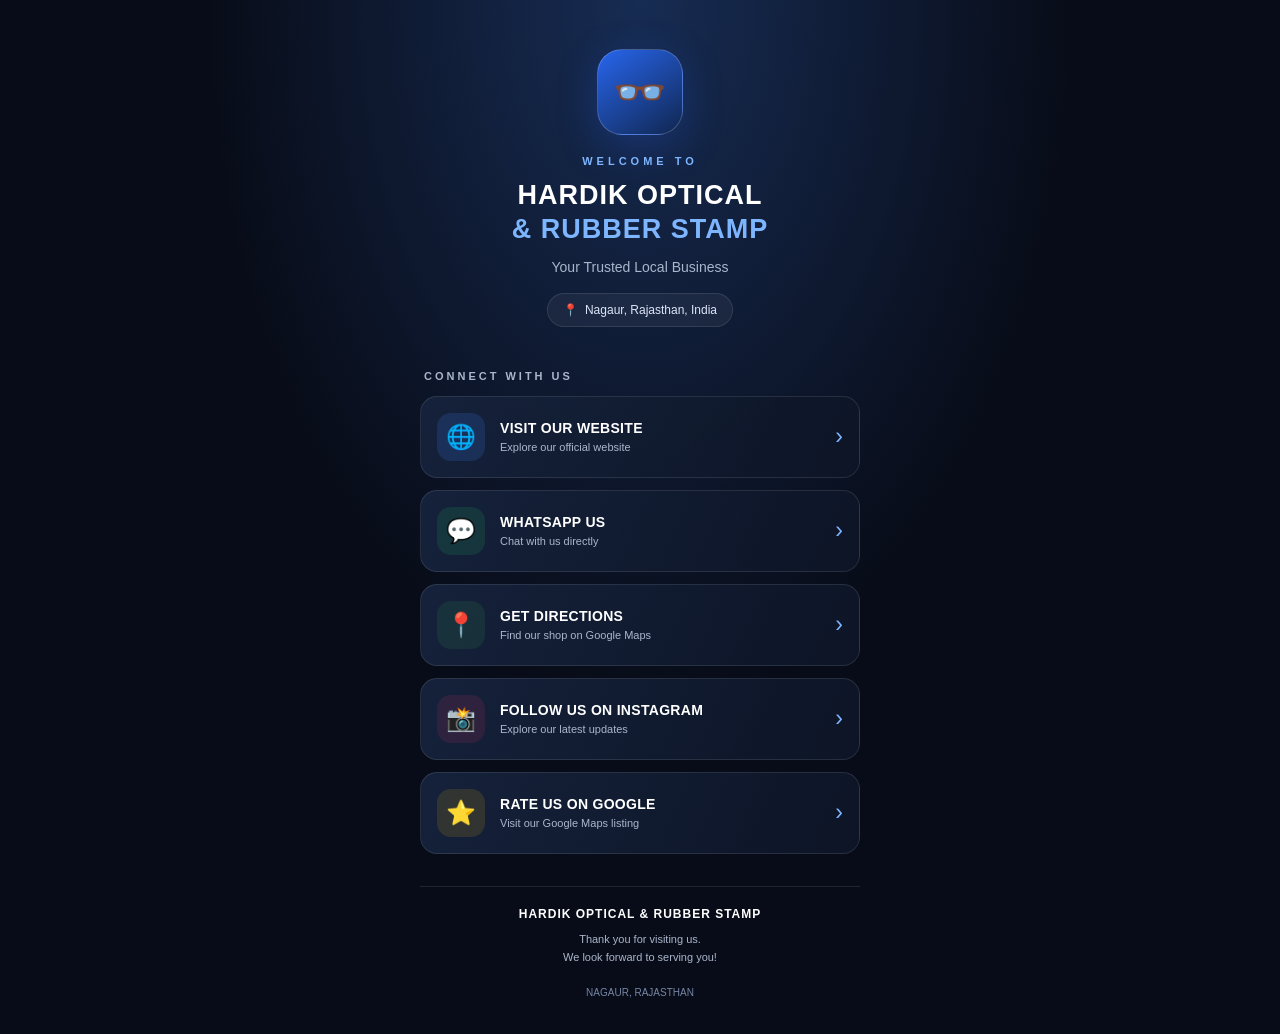
<file: qr.html>
<!DOCTYPE html>
<html lang="en">
<head>
    <meta charset="UTF-8">
    <meta name="viewport" content="width=device-width, initial-scale=1.0">
    <meta name="theme-color" content="#080c18">

    <title>Hardik Optical & Rubber Stamp | Nagaur</title>

    <meta name="description" content="Visit Hardik Optical & Rubber Stamp, Nagaur. Connect with us on WhatsApp, explore our website, find our shop and follow us on Instagram.">

    <style>
        * {
            margin: 0;
            padding: 0;
            box-sizing: border-box;
        }

        :root {
            --bg: #080c18;
            --card: #111a2e;
            --blue: #245bdb;
            --light-blue: #7db5ff;
            --white: #ffffff;
            --muted: #aab6cb;
            --border: rgba(255,255,255,0.10);
        }

        body {
            font-family: Arial, Helvetica, sans-serif;
            background:
                radial-gradient(ellipse at top, #172c53 0%, transparent 48%),
                var(--bg);
            color: var(--white);
            min-height: 100vh;
            padding: 25px 16px;
        }

        .container {
            max-width: 440px;
            margin: auto;
        }

        .brand {
            text-align: center;
            padding: 24px 10px 28px;
        }

        .logo {
            width: 86px;
            height: 86px;
            margin: 0 auto 20px;
            display: flex;
            justify-content: center;
            align-items: center;
            border-radius: 25px;
            background: linear-gradient(145deg, #2866ee, #102650);
            border: 1px solid rgba(255,255,255,0.2);
            box-shadow: 0 12px 40px rgba(36,91,219,0.28);
            font-size: 43px;
        }

        .eyebrow {
            color: var(--light-blue);
            font-size: 11px;
            font-weight: bold;
            letter-spacing: 4px;
            margin-bottom: 12px;
        }

        h1 {
            font-size: 27px;
            line-height: 1.25;
            letter-spacing: 1px;
            font-weight: 800;
        }

        h1 span {
            color: var(--light-blue);
        }

        .subtitle {
            margin-top: 12px;
            color: var(--muted);
            font-size: 14px;
        }

        .location {
            margin-top: 18px;
            display: inline-flex;
            align-items: center;
            gap: 7px;
            background: rgba(255,255,255,0.05);
            border: 1px solid var(--border);
            padding: 9px 15px;
            border-radius: 30px;
            font-size: 12px;
            color: #dce6f8;
        }

        .section-title {
            color: var(--muted);
            font-size: 11px;
            letter-spacing: 3px;
            font-weight: bold;
            margin: 15px 4px 14px;
        }

        .links {
            display: flex;
            flex-direction: column;
            gap: 12px;
        }

        .link-card {
            display: flex;
            align-items: center;
            gap: 15px;
            padding: 16px;
            text-decoration: none;
            color: var(--white);
            background: linear-gradient(
                115deg,
                rgba(22,35,60,0.96),
                rgba(13,21,38,0.96)
            );
            border: 1px solid var(--border);
            border-radius: 17px;
            transition: transform 0.2s, border-color 0.2s,
                        background 0.2s;
        }

        .link-card:hover {
            transform: translateY(-3px);
            border-color: rgba(125,181,255,0.7);
            background: #172745;
        }

        .icon {
            width: 48px;
            height: 48px;
            flex-shrink: 0;
            display: flex;
            justify-content: center;
            align-items: center;
            border-radius: 14px;
            background: rgba(66,120,231,0.15);
            font-size: 24px;
        }

        .link-text {
            flex: 1;
        }

        .link-text strong {
            display: block;
            font-size: 14px;
            margin-bottom: 5px;
            letter-spacing: 0.3px;
        }

        .link-text small {
            display: block;
            font-size: 11px;
            color: var(--muted);
        }

        .arrow {
            color: var(--light-blue);
            font-size: 23px;
        }

        .whatsapp .icon {
            background: rgba(37,211,102,0.12);
        }

        .instagram .icon {
            background: rgba(225,48,108,0.12);
        }

        .reviews .icon {
            background: rgba(255,193,7,0.12);
        }

        .website .icon {
            background: rgba(67,132,255,0.16);
        }

        .maps .icon {
            background: rgba(52,168,83,0.12);
        }

        .footer {
            text-align: center;
            margin-top: 32px;
            padding: 20px 10px 8px;
            border-top: 1px solid var(--border);
        }

        .footer strong {
            display: block;
            font-size: 12px;
            letter-spacing: 1px;
        }

        .footer p {
            color: var(--muted);
            font-size: 11px;
            margin-top: 9px;
            line-height: 1.7;
        }

        .footer .made {
            color: #7586a4;
            font-size: 10px;
            margin-top: 17px;
        }

        @media (max-width: 360px) {
            h1 {
                font-size: 23px;
            }

            .link-card {
                padding: 13px;
            }

            .icon {
                width: 43px;
                height: 43px;
            }
        }

        @media (prefers-reduced-motion: reduce) {
            *, *::before, *::after {
                transition: none !important;
            }
        }
    </style>
</head>

<body>

    <main class="container">

        <header class="brand">

            <div class="logo" aria-hidden="true">👓</div>

            <div class="eyebrow">WELCOME TO</div>

            <h1>
                HARDIK OPTICAL<br>
                <span>& RUBBER STAMP</span>
            </h1>

            <p class="subtitle">
                Your Trusted Local Business
            </p>

            <div class="location">
                <span>📍</span>
                <span>Nagaur, Rajasthan, India</span>
            </div>

        </header>

        <section aria-label="Business links">

            <h2 class="section-title">CONNECT WITH US</h2>

            <div class="links">

                <!-- Existing Business Website -->
                <a
                    class="link-card website"
                    href="https://gits-bhavya.github.io/hardik/"
                    target="_blank"
                    rel="noopener noreferrer">

                    <span class="icon">🌐</span>

                    <span class="link-text">
                        <strong>VISIT OUR WEBSITE</strong>
                        <small>Explore our official website</small>
                    </span>

                    <span class="arrow">›</span>
                </a>

                <!-- WhatsApp -->
                <a
                    class="link-card whatsapp"
                    href="https://wa.me/919414548423"
                    target="_blank"
                    rel="noopener noreferrer">

                    <span class="icon">💬</span>

                    <span class="link-text">
                        <strong>WHATSAPP US</strong>
                        <small>Chat with us directly</small>
                    </span>

                    <span class="arrow">›</span>
                </a>

                <!-- Google Maps -->
                <a
                    class="link-card maps"
                    href="https://maps.app.goo.gl/jbkGd6ZW9aGmTesw7"
                    target="_blank"
                    rel="noopener noreferrer">

                    <span class="icon">📍</span>

                    <span class="link-text">
                        <strong>GET DIRECTIONS</strong>
                        <small>Find our shop on Google Maps</small>
                    </span>

                    <span class="arrow">›</span>
                </a>

                <!-- Instagram -->
                <a
                    class="link-card instagram"
                    href="https://www.instagram.com/hardik.optical/"
                    target="_blank"
                    rel="noopener noreferrer">

                    <span class="icon">📸</span>

                    <span class="link-text">
                        <strong>FOLLOW US ON INSTAGRAM</strong>
                        <small>Explore our latest updates</small>
                    </span>

                    <span class="arrow">›</span>
                </a>

                <!-- Google Reviews: replace with direct review link later -->
                <a
                    class="link-card reviews"
                    href="https://maps.app.goo.gl/jbkGd6ZW9aGmTesw7"
                    target="_blank"
                    rel="noopener noreferrer">

                    <span class="icon">⭐</span>

                    <span class="link-text">
                        <strong>RATE US ON GOOGLE</strong>
                        <small>Visit our Google Maps listing</small>
                    </span>

                    <span class="arrow">›</span>
                </a>

            </div>

        </section>

        <footer class="footer">

            <strong>HARDIK OPTICAL & RUBBER STAMP</strong>

            <p>
                Thank you for visiting us.<br>
                We look forward to serving you!
            </p>

            <p class="made">
                NAGAUR, RAJASTHAN
            </p>

        </footer>

    </main>

</body>
</html>
</file>
<file: style.css>
/* ============================================
   HARDIK OPTICAL & RUBBER STAMP — style.css
   Clean, Professional, Responsive
============================================ */

/* === CSS VARIABLES === */
:root {
  --primary: #1a3a5c;
  --primary-light: #2558a0;
  --primary-dark: #0f2236;
  --accent: #e8a020;
  --accent-light: #f5c15a;
  --white: #ffffff;
  --off-white: #f8f9fc;
  --light-gray: #eef1f7;
  --medium-gray: #c5ccd9;
  --text-dark: #1a2337;
  --text-mid: #445573;
  --text-light: #7a90b0;
  --success: #22c55e;
  --wa-green: #25d366;
  --wa-dark: #128c7e;
  --shadow-sm: 0 1px 3px rgba(26,58,92,0.08);
  --shadow-md: 0 4px 16px rgba(26,58,92,0.12);
  --shadow-lg: 0 8px 32px rgba(26,58,92,0.16);
  --shadow-xl: 0 16px 48px rgba(26,58,92,0.2);
  --radius-sm: 8px;
  --radius-md: 14px;
  --radius-lg: 20px;
  --radius-xl: 28px;
  --nav-h: 72px;
  --transition: 0.28s cubic-bezier(0.4, 0, 0.2, 1);
}

/* === RESET & BASE === */
*, *::before, *::after { box-sizing: border-box; margin: 0; padding: 0; }

html { scroll-behavior: smooth; font-size: 16px; }

body {
  font-family: 'DM Sans', sans-serif;
  color: var(--text-dark);
  background: var(--white);
  line-height: 1.6;
  overflow-x: hidden;
}

a { text-decoration: none; color: inherit; }
ul { list-style: none; }
img { max-width: 100%; display: block; }
button { cursor: pointer; border: none; background: none; font-family: inherit; }

.container {
  max-width: 1200px;
  margin: 0 auto;
  padding: 0 24px;
}

/* === TYPOGRAPHY === */
h1, h2, h3, h4, h5 {
  font-family: 'Playfair Display', serif;
  line-height: 1.2;
  color: var(--text-dark);
}
h1 { font-size: clamp(2rem, 5vw, 3.5rem); font-weight: 700; }
h2 { font-size: clamp(1.6rem, 3.5vw, 2.4rem); font-weight: 600; }
h3 { font-size: clamp(1.2rem, 2.5vw, 1.6rem); font-weight: 600; }
h4 { font-size: 1.05rem; font-weight: 600; }
p { color: var(--text-mid); line-height: 1.7; }

/* === PAGE SYSTEM === */
.page { display: none; padding-top: var(--nav-h); }
.page.active { display: block; }

/* === SECTION HELPERS === */
.section { padding: 72px 0; }
.section-tag {
  display: inline-block;
  font-size: 0.78rem;
  font-weight: 600;
  letter-spacing: 0.12em;
  text-transform: uppercase;
  color: var(--accent);
  background: rgba(232, 160, 32, 0.12);
  padding: 5px 14px;
  border-radius: 100px;
  margin-bottom: 14px;
}
.section-title { margin-bottom: 40px; }
.see-all { text-align: center; margin-top: 40px; display: flex; gap: 16px; justify-content: center; flex-wrap: wrap; }

/* === BUTTONS === */
.btn {
  display: inline-flex;
  align-items: center;
  gap: 8px;
  padding: 13px 28px;
  border-radius: var(--radius-md);
  font-size: 0.92rem;
  font-weight: 600;
  letter-spacing: 0.02em;
  transition: all var(--transition);
  cursor: pointer;
}
.btn-primary {
  background: var(--primary);
  color: var(--white);
  box-shadow: 0 4px 16px rgba(26,58,92,0.28);
}
.btn-primary:hover {
  background: var(--primary-light);
  transform: translateY(-2px);
  box-shadow: 0 8px 24px rgba(26,58,92,0.35);
}
.btn-outline {
  background: transparent;
  color: var(--primary);
  border: 2px solid var(--primary);
}
.btn-outline:hover {
  background: var(--primary);
  color: var(--white);
  transform: translateY(-2px);
}
.btn-white {
  background: var(--white);
  color: var(--primary);
  font-weight: 700;
  box-shadow: var(--shadow-md);
}
.btn-white:hover { transform: translateY(-2px); box-shadow: var(--shadow-lg); }
.btn-full { width: 100%; justify-content: center; }

.btn-whatsapp {
  display: inline-flex;
  align-items: center;
  gap: 6px;
  background: var(--wa-green);
  color: white;
  padding: 8px 16px;
  border-radius: var(--radius-sm);
  font-size: 0.82rem;
  font-weight: 600;
  transition: all var(--transition);
  white-space: nowrap;
}
.btn-whatsapp:hover { background: var(--wa-dark); transform: scale(1.04); }

.btn-wa-large {
  display: flex;
  align-items: center;
  gap: 10px;
  background: var(--wa-green);
  color: white;
  padding: 14px 24px;
  border-radius: var(--radius-md);
  font-weight: 600;
  font-size: 1rem;
  margin-top: 24px;
  transition: all var(--transition);
  width: 100%;
  justify-content: center;
}
.btn-wa-large:hover { background: var(--wa-dark); transform: translateY(-2px); box-shadow: 0 8px 24px rgba(37,211,102,0.35); }

/* ===========================
   NAVBAR
=========================== */
.navbar {
  position: fixed;
  top: 0; left: 0; right: 0;
  height: var(--nav-h);
  background: rgba(255,255,255,0.97);
  backdrop-filter: blur(12px);
  -webkit-backdrop-filter: blur(12px);
  border-bottom: 1px solid var(--light-gray);
  z-index: 1000;
  transition: box-shadow var(--transition);
}
.navbar.scrolled { box-shadow: var(--shadow-md); }

.nav-container {
  max-width: 1200px;
  margin: 0 auto;
  padding: 0 24px;
  height: 100%;
  display: flex;
  align-items: center;
  gap: 32px;
}
.nav-logo {
  display: flex;
  align-items: center;
  gap: 10px;
  text-decoration: none;
  flex-shrink: 0;
}
.logo-icon { font-size: 1.6rem; color: var(--primary); }
.logo-text { display: flex; flex-direction: column; line-height: 1.1; }
.logo-main { font-family: 'Playfair Display', serif; font-size: 1.1rem; font-weight: 700; color: var(--primary); }
.logo-sub { font-size: 0.65rem; color: var(--text-light); letter-spacing: 0.04em; }

.nav-menu {
  display: flex;
  align-items: center;
  gap: 4px;
  margin-left: auto;
}
.nav-link {
  padding: 8px 14px;
  font-size: 0.9rem;
  font-weight: 500;
  color: var(--text-mid);
  border-radius: var(--radius-sm);
  transition: all var(--transition);
  position: relative;
}
.nav-link:hover, .nav-link.active {
  color: var(--primary);
  background: var(--light-gray);
}
.nav-link.active { font-weight: 600; }

.nav-cta {
  display: flex;
  align-items: center;
  gap: 7px;
  background: var(--wa-green);
  color: white;
  padding: 9px 18px;
  border-radius: var(--radius-md);
  font-size: 0.85rem;
  font-weight: 600;
  transition: all var(--transition);
  flex-shrink: 0;
}
.nav-cta:hover { background: var(--wa-dark); transform: scale(1.03); }

.hamburger {
  display: none;
  flex-direction: column;
  gap: 5px;
  padding: 4px;
  margin-left: auto;
}
.hamburger span {
  display: block;
  width: 24px;
  height: 2px;
  background: var(--primary);
  border-radius: 2px;
  transition: all var(--transition);
}
.hamburger.open span:nth-child(1) { transform: translateY(7px) rotate(45deg); }
.hamburger.open span:nth-child(2) { opacity: 0; }
.hamburger.open span:nth-child(3) { transform: translateY(-7px) rotate(-45deg); }

/* ===========================
   HERO SECTION
=========================== */
.hero {
  min-height: calc(100vh - var(--nav-h));
  display: grid;
  grid-template-columns: 1fr 1fr;
  align-items: center;
  gap: 48px;
  padding: 60px 24px;
  max-width: 1200px;
  margin: 0 auto;
  position: relative;
}
.hero-bg {
  position: absolute;
  inset: 0;
  overflow: hidden;
  pointer-events: none;
  z-index: 0;
}
.hero-orb {
  position: absolute;
  border-radius: 50%;
  filter: blur(80px);
  opacity: 0.12;
}
.hero-orb-1 {
  width: 500px; height: 500px;
  background: var(--primary);
  top: -100px; right: -100px;
}
.hero-orb-2 {
  width: 300px; height: 300px;
  background: var(--accent);
  bottom: 0; left: 100px;
}
.hero-grid {
  position: absolute;
  inset: 0;
  background-image: radial-gradient(circle, rgba(26,58,92,0.05) 1px, transparent 1px);
  background-size: 32px 32px;
}
.hero-content { position: relative; z-index: 1; animation: fadeInUp 0.7s ease both; }
.hero-visual { position: relative; z-index: 1; animation: fadeInRight 0.7s 0.2s ease both; }

.hero-badge {
  display: inline-flex;
  align-items: center;
  gap: 8px;
  background: rgba(232,160,32,0.1);
  border: 1px solid rgba(232,160,32,0.3);
  color: var(--accent);
  padding: 6px 16px;
  border-radius: 100px;
  font-size: 0.78rem;
  font-weight: 600;
  letter-spacing: 0.06em;
  text-transform: uppercase;
  margin-bottom: 20px;
}
.hero-title {
  font-size: clamp(2.4rem, 5vw, 3.8rem);
  line-height: 1.1;
  margin-bottom: 20px;
  color: var(--text-dark);
}
.hero-accent { color: var(--primary-light); }
.hero-subtitle {
  font-size: 1.05rem;
  color: var(--text-mid);
  margin-bottom: 32px;
  max-width: 480px;
}
.hero-actions { display: flex; gap: 14px; flex-wrap: wrap; margin-bottom: 40px; }
.hero-stats {
  display: flex;
  align-items: center;
  gap: 24px;
}
.stat { display: flex; flex-direction: column; }
.stat-num { font-family: 'Playfair Display', serif; font-size: 1.6rem; font-weight: 700; color: var(--primary); }
.stat-label { font-size: 0.75rem; color: var(--text-light); font-weight: 500; }
.stat-divider { width: 1px; height: 40px; background: var(--medium-gray); }

.hero-img-wrap { position: relative; }
.hero-img-placeholder {
  width: 100%;
  aspect-ratio: 4/3;
  border-radius: var(--radius-xl);
  background: linear-gradient(135deg, var(--light-gray), #dce3f0);
  display: flex;
  align-items: center;
  justify-content: center;
  overflow: hidden;
  border: 3px solid var(--white);
  box-shadow: var(--shadow-xl);
}
.hero-img-inner { text-align: center; color: var(--text-light); }
.hero-img-icon { font-size: 3rem; display: block; margin-bottom: 8px; }
.hero-img-inner p { font-size: 0.9rem; }
.hero-img-inner small { font-size: 0.75rem; opacity: 0.7; }

.hero-card-float {
  position: absolute;
  background: white;
  border-radius: var(--radius-md);
  padding: 12px 16px;
  display: flex;
  align-items: center;
  gap: 10px;
  font-size: 0.82rem;
  font-weight: 600;
  color: var(--text-dark);
  box-shadow: var(--shadow-lg);
  border: 1px solid var(--light-gray);
  white-space: nowrap;
}
.hero-card-1 { top: 24px; left: -24px; animation: float 3s ease-in-out infinite; }
.hero-card-2 { bottom: 32px; right: -16px; animation: float 3s 1.5s ease-in-out infinite; }
.hcf-icon { font-size: 1.3rem; }

/* ===========================
   SERVICES INTRO
=========================== */
.services-intro { background: var(--off-white); }
.services-grid { display: grid; grid-template-columns: 1fr 1fr; gap: 24px; }
.service-card {
  background: var(--white);
  border-radius: var(--radius-lg);
  padding: 36px 32px;
  border: 1px solid var(--light-gray);
  cursor: pointer;
  transition: all var(--transition);
  position: relative;
  overflow: hidden;
}
.service-card::before {
  content: '';
  position: absolute;
  bottom: 0; left: 0; right: 0;
  height: 3px;
  background: linear-gradient(90deg, var(--primary), var(--accent));
  transform: scaleX(0);
  transition: transform var(--transition);
  transform-origin: left;
}
.service-card:hover::before { transform: scaleX(1); }
.service-card:hover { transform: translateY(-4px); box-shadow: var(--shadow-lg); }
.service-icon { font-size: 2.8rem; margin-bottom: 16px; }
.service-card h3 { margin-bottom: 10px; }
.service-card p { font-size: 0.9rem; margin-bottom: 16px; }
.service-link { font-size: 0.88rem; font-weight: 600; color: var(--primary-light); }

/* ===========================
   PRODUCTS GRID
=========================== */
.products-grid {
  display: grid;
  grid-template-columns: repeat(auto-fill, minmax(240px, 1fr));
  gap: 24px;
}
.product-card {
  background: var(--white);
  border-radius: var(--radius-lg);
  border: 1px solid var(--light-gray);
  overflow: hidden;
  transition: all var(--transition);
  position: relative;
  display: flex;
  flex-direction: column;
}
.product-card:hover {
  transform: translateY(-6px);
  box-shadow: var(--shadow-lg);
  border-color: rgba(26,58,92,0.15);
}
.product-badge {
  position: absolute;
  top: 12px;
  left: 12px;
  background: var(--accent);
  color: white;
  font-size: 0.7rem;
  font-weight: 700;
  padding: 4px 10px;
  border-radius: 100px;
  letter-spacing: 0.04em;
  text-transform: uppercase;
  z-index: 1;
}
.product-badge.new { background: var(--primary-light); }
.product-img {
  width: 100%;
  aspect-ratio: 1;
  background: linear-gradient(135deg, var(--off-white), var(--light-gray));
  display: flex;
  align-items: center;
  justify-content: center;
  overflow: hidden;
}
.product-img img { width: 100%; height: 100%; object-fit: cover; transition: transform 0.4s ease; }
.product-card:hover .product-img img { transform: scale(1.06); }
.product-img-placeholder { font-size: 3.5rem; filter: grayscale(0.1); }
.product-info { padding: 18px; display: flex; flex-direction: column; flex: 1; }
.product-category { font-size: 0.72rem; font-weight: 600; color: var(--accent); text-transform: uppercase; letter-spacing: 0.08em; margin-bottom: 6px; }
.product-name { font-size: 1rem; font-weight: 600; color: var(--text-dark); margin-bottom: 8px; font-family: 'DM Sans', sans-serif; }
.product-desc { font-size: 0.82rem; color: var(--text-light); flex: 1; margin-bottom: 14px; line-height: 1.5; }
.product-footer { display: flex; align-items: center; justify-content: space-between; gap: 8px; }
.product-price { font-family: 'Playfair Display', serif; font-size: 1.15rem; font-weight: 700; color: var(--primary); }

/* ===========================
   WHY CHOOSE US
=========================== */
.why-section { background: linear-gradient(135deg, var(--primary-dark) 0%, var(--primary) 100%); }
.why-section .section-title { color: white; }
.why-section .section-tag { background: rgba(255,255,255,0.12); color: var(--accent-light); border: none; }
.why-grid { display: grid; grid-template-columns: repeat(auto-fill, minmax(280px, 1fr)); gap: 20px; }
.why-card {
  background: rgba(255,255,255,0.06);
  border: 1px solid rgba(255,255,255,0.12);
  border-radius: var(--radius-lg);
  padding: 28px 24px;
  transition: all var(--transition);
}
.why-card:hover { background: rgba(255,255,255,0.1); transform: translateY(-3px); }
.why-icon { font-size: 2rem; margin-bottom: 14px; }
.why-card h4 { color: white; margin-bottom: 8px; font-family: 'DM Sans', sans-serif; font-size: 1rem; }
.why-card p { color: rgba(255,255,255,0.65); font-size: 0.88rem; }

/* ===========================
   GALLERY
=========================== */
.gallery-grid { display: grid; grid-template-columns: repeat(3, 1fr); gap: 12px; }
.gallery-item {
  aspect-ratio: 1;
  border-radius: var(--radius-md);
  overflow: hidden;
  cursor: pointer;
}
.gallery-item:nth-child(1) { grid-column: span 2; aspect-ratio: 2/1; }
.gallery-placeholder {
  width: 100%; height: 100%;
  background: linear-gradient(135deg, var(--light-gray), #dce3f0);
  display: flex;
  flex-direction: column;
  align-items: center;
  justify-content: center;
  font-size: 2rem;
  color: var(--text-light);
  transition: all var(--transition);
}
.gallery-placeholder small { font-size: 0.72rem; margin-top: 4px; }
.gallery-item:hover .gallery-placeholder { transform: scale(1.03); background: #dce3f0; }

/* ===========================
   CTA BANNER
=========================== */
.cta-banner {
  background: linear-gradient(135deg, var(--accent) 0%, #d4891a 100%);
  padding: 64px 0;
  text-align: center;
}
.cta-banner h2 { color: white; margin-bottom: 12px; }
.cta-banner p { color: rgba(255,255,255,0.85); margin-bottom: 28px; font-size: 1rem; }

/* ===========================
   PAGE HERO
=========================== */
.page-hero {
  background: linear-gradient(135deg, var(--primary-dark), var(--primary));
  padding: 72px 0 56px;
  position: relative;
  overflow: hidden;
}
.page-hero::before {
  content: '';
  position: absolute;
  inset: 0;
  background-image: radial-gradient(circle, rgba(255,255,255,0.04) 1px, transparent 1px);
  background-size: 28px 28px;
}
.stamps-hero { background: linear-gradient(135deg, #1a2a1a, #2a4a2a); }
.contact-hero { background: linear-gradient(135deg, #2a1a3a, #1a2a5c); }
.page-hero-content { position: relative; text-align: center; }
.page-hero-content h1 { color: white; margin-bottom: 12px; }
.page-hero-content p { color: rgba(255,255,255,0.75); font-size: 1.05rem; }

/* ===========================
   ABOUT PAGE
=========================== */
.about-grid { display: grid; grid-template-columns: 1fr 1fr; gap: 60px; align-items: center; }
.about-text p { margin-bottom: 16px; }
.about-values { margin-top: 24px; display: flex; flex-direction: column; gap: 10px; }
.value-item { display: flex; align-items: center; gap: 10px; font-size: 0.9rem; font-weight: 500; color: var(--text-mid); }
.value-dot { width: 8px; height: 8px; border-radius: 50%; background: var(--accent); flex-shrink: 0; }
.about-visual { position: relative; }
.about-img-placeholder {
  width: 100%;
  aspect-ratio: 4/3;
  border-radius: var(--radius-xl);
  background: linear-gradient(135deg, var(--light-gray), #dce3f0);
  display: flex;
  flex-direction: column;
  align-items: center;
  justify-content: center;
  font-size: 3rem;
  color: var(--text-light);
  text-align: center;
  box-shadow: var(--shadow-lg);
}
.about-img-placeholder p { font-size: 0.9rem; margin-top: 8px; }
.about-img-placeholder small { font-size: 0.75rem; opacity: 0.7; }
.about-stats-box {
  position: absolute;
  bottom: -20px;
  left: 24px;
  right: 24px;
  background: white;
  border-radius: var(--radius-md);
  padding: 20px;
  display: flex;
  justify-content: space-around;
  box-shadow: var(--shadow-lg);
  border: 1px solid var(--light-gray);
}
.asb-item { text-align: center; }
.asb-item strong { display: block; font-family: 'Playfair Display', serif; font-size: 1.5rem; color: var(--primary); }
.asb-item span { font-size: 0.75rem; color: var(--text-light); }

.team-section { background: var(--off-white); }
.team-grid { display: grid; grid-template-columns: repeat(3, 1fr); gap: 24px; }
.team-card { background: white; border-radius: var(--radius-lg); padding: 32px 24px; text-align: center; border: 1px solid var(--light-gray); transition: all var(--transition); }
.team-card:hover { transform: translateY(-4px); box-shadow: var(--shadow-md); }
.team-img { font-size: 3rem; margin-bottom: 14px; }
.team-card h4 { margin-bottom: 6px; }
.team-card p { font-size: 0.85rem; }

/* ===========================
   FILTER BAR
=========================== */
.filter-bar { display: flex; gap: 8px; flex-wrap: wrap; margin-bottom: 40px; }
.filter-btn {
  padding: 9px 20px;
  border-radius: 100px;
  font-size: 0.85rem;
  font-weight: 500;
  color: var(--text-mid);
  background: var(--light-gray);
  border: 1.5px solid transparent;
  transition: all var(--transition);
}
.filter-btn:hover { color: var(--primary); border-color: var(--primary); background: white; }
.filter-btn.active { background: var(--primary); color: white; border-color: var(--primary); }

/* ===========================
   CATEGORY SECTION
=========================== */
.category-section { margin-bottom: 56px; }
.category-title {
  display: flex;
  align-items: center;
  gap: 10px;
  font-size: 1.3rem;
  margin-bottom: 24px;
  padding-bottom: 14px;
  border-bottom: 2px solid var(--light-gray);
  color: var(--text-dark);
  font-family: 'Playfair Display', serif;
}
.category-section[style*="display: none"] { display: none !important; }

/* ===========================
   CONTACT PAGE
=========================== */
.contact-grid { display: grid; grid-template-columns: 1fr 1fr; gap: 56px; }
.contact-form-wrap h3, .contact-info-wrap h3 { margin-bottom: 28px; }
.contact-form { display: flex; flex-direction: column; gap: 18px; }
.form-group { display: flex; flex-direction: column; gap: 6px; }
.form-group label { font-size: 0.85rem; font-weight: 600; color: var(--text-dark); }
.form-group input, .form-group textarea {
  padding: 12px 16px;
  border: 1.5px solid var(--light-gray);
  border-radius: var(--radius-sm);
  font-family: 'DM Sans', sans-serif;
  font-size: 0.92rem;
  color: var(--text-dark);
  background: var(--off-white);
  transition: border-color var(--transition);
  resize: vertical;
}
.form-group input:focus, .form-group textarea:focus {
  outline: none;
  border-color: var(--primary);
  background: white;
  box-shadow: 0 0 0 3px rgba(26,58,92,0.08);
}
.form-group input.error, .form-group textarea.error { border-color: #ef4444; }

.contact-info-list { display: flex; flex-direction: column; gap: 20px; }
.ci-item { display: flex; gap: 14px; align-items: flex-start; }
.ci-icon { font-size: 1.3rem; flex-shrink: 0; margin-top: 2px; }
.ci-item strong { display: block; font-size: 0.85rem; font-weight: 600; color: var(--text-dark); margin-bottom: 2px; }
.ci-item p, .ci-item a { font-size: 0.88rem; color: var(--text-mid); }
.ci-item a:hover { color: var(--primary); }

.map-placeholder {
  margin-top: 24px;
  border-radius: var(--radius-md);
  overflow: hidden;
  border: 1.5px solid var(--light-gray);
}
.map-inner {
  height: 220px;
  background: linear-gradient(135deg, var(--light-gray), #dce3f0);
  display: flex;
  flex-direction: column;
  align-items: center;
  justify-content: center;
  font-size: 2rem;
  color: var(--text-light);
  text-align: center;
}
.map-inner p { font-size: 0.88rem; margin-top: 8px; }
.map-inner small { font-size: 0.72rem; opacity: 0.7; }

/* ===========================
   FOOTER
=========================== */
.footer { background: var(--primary-dark); color: rgba(255,255,255,0.75); }
.footer-top { padding: 64px 0 48px; }
.footer-grid { display: grid; grid-template-columns: 2fr 1fr 1fr 1.5fr; gap: 40px; }
.footer-brand p { font-size: 0.88rem; margin: 16px 0 24px; color: rgba(255,255,255,0.55); line-height: 1.7; }
.footer-brand .nav-logo { margin-bottom: 4px; }
.footer-brand .logo-main { color: white; }
.footer-brand .logo-sub { color: rgba(255,255,255,0.4); }
.footer-brand .logo-icon { color: var(--accent-light); }

.social-links { display: flex; gap: 10px; }
.social-btn {
  width: 38px; height: 38px;
  border-radius: var(--radius-sm);
  background: rgba(255,255,255,0.08);
  display: flex;
  align-items: center;
  justify-content: center;
  color: rgba(255,255,255,0.6);
  transition: all var(--transition);
}
.social-btn:hover { background: var(--accent); color: white; transform: translateY(-2px); }

.footer-col h5 { color: white; font-size: 0.9rem; font-weight: 700; margin-bottom: 18px; font-family: 'DM Sans', sans-serif; letter-spacing: 0.04em; text-transform: uppercase; }
.footer-col ul { display: flex; flex-direction: column; gap: 10px; }
.footer-col ul li a, .footer-col ul li { font-size: 0.86rem; color: rgba(255,255,255,0.55); transition: color var(--transition); line-height: 1.6; }
.footer-col ul li a:hover { color: var(--accent-light); padding-left: 4px; }

.contact-list li { display: flex; gap: 0; flex-direction: column; }

.footer-bottom {
  border-top: 1px solid rgba(255,255,255,0.08);
  padding: 20px 0;
  display: flex;
}
.footer-bottom .container { display: flex; justify-content: space-between; align-items: center; gap: 16px; flex-wrap: wrap; }
.footer-bottom p { font-size: 0.8rem; color: rgba(255,255,255,0.35); }

/* ===========================
   WHATSAPP FLOAT BUTTON
=========================== */
.wa-float {
  position: fixed;
  bottom: 28px;
  right: 28px;
  width: 58px;
  height: 58px;
  background: var(--wa-green);
  border-radius: 50%;
  display: flex;
  align-items: center;
  justify-content: center;
  color: white;
  box-shadow: 0 4px 20px rgba(37,211,102,0.45);
  z-index: 900;
  transition: all var(--transition);
}
.wa-float:hover { background: var(--wa-dark); transform: scale(1.1); box-shadow: 0 6px 28px rgba(37,211,102,0.55); }
.wa-float:hover .wa-tooltip { opacity: 1; pointer-events: auto; transform: translateX(-8px); }
.wa-tooltip {
  position: absolute;
  right: 66px;
  background: var(--text-dark);
  color: white;
  font-size: 0.78rem;
  font-weight: 600;
  padding: 6px 12px;
  border-radius: var(--radius-sm);
  white-space: nowrap;
  opacity: 0;
  pointer-events: none;
  transform: translateX(0);
  transition: all var(--transition);
}
.wa-tooltip::after {
  content: '';
  position: absolute;
  right: -5px;
  top: 50%;
  transform: translateY(-50%);
  border: 5px solid transparent;
  border-right: 0;
  border-left-color: var(--text-dark);
}

/* ===========================
   TOAST
=========================== */
.toast {
  position: fixed;
  bottom: 100px;
  left: 50%;
  transform: translateX(-50%) translateY(20px);
  background: var(--text-dark);
  color: white;
  padding: 12px 24px;
  border-radius: var(--radius-md);
  font-size: 0.9rem;
  font-weight: 500;
  z-index: 9999;
  opacity: 0;
  pointer-events: none;
  transition: all 0.3s ease;
  white-space: nowrap;
}
.toast.show { opacity: 1; transform: translateX(-50%) translateY(0); }

/* ===========================
   ANIMATIONS
=========================== */
@keyframes fadeInUp {
  from { opacity: 0; transform: translateY(30px); }
  to { opacity: 1; transform: translateY(0); }
}
@keyframes fadeInRight {
  from { opacity: 0; transform: translateX(30px); }
  to { opacity: 1; transform: translateX(0); }
}
@keyframes float {
  0%, 100% { transform: translateY(0); }
  50% { transform: translateY(-10px); }
}
@keyframes pulse-ring {
  0% { transform: scale(1); opacity: 0.8; }
  100% { transform: scale(1.5); opacity: 0; }
}
.wa-float::before {
  content: '';
  position: absolute;
  inset: 0;
  border-radius: 50%;
  background: var(--wa-green);
  animation: pulse-ring 2s ease-out infinite;
}

/* === SCROLL REVEAL === */
.reveal { opacity: 0; transform: translateY(24px); transition: opacity 0.6s ease, transform 0.6s ease; }
.reveal.visible { opacity: 1; transform: translateY(0); }

/* ===========================
   RESPONSIVE
=========================== */
@media (max-width: 1024px) {
  .footer-grid { grid-template-columns: 1fr 1fr; gap: 32px; }
  .footer-brand { grid-column: span 2; }
}

@media (max-width: 900px) {
  .hero { grid-template-columns: 1fr; min-height: auto; padding: 40px 24px 60px; }
  .hero-visual { display: none; }
  .about-grid { grid-template-columns: 1fr; gap: 40px; }
  .about-stats-box { position: static; margin-top: 24px; }
  .contact-grid { grid-template-columns: 1fr; }
  .team-grid { grid-template-columns: 1fr 1fr; }
}

@media (max-width: 768px) {
  :root { --nav-h: 64px; }
  .nav-menu {
    position: fixed;
    top: var(--nav-h);
    left: 0; right: 0;
    background: white;
    flex-direction: column;
    padding: 16px;
    gap: 4px;
    transform: translateY(-100%);
    opacity: 0;
    pointer-events: none;
    transition: all var(--transition);
    border-bottom: 1px solid var(--light-gray);
    box-shadow: var(--shadow-md);
  }
  .nav-menu.open { transform: translateY(0); opacity: 1; pointer-events: all; }
  .nav-link { padding: 12px 16px; border-radius: var(--radius-sm); width: 100%; }
  .nav-cta { display: none; }
  .hamburger { display: flex; }
  .services-grid { grid-template-columns: 1fr; }
  .why-grid { grid-template-columns: 1fr; }
  .gallery-grid { grid-template-columns: 1fr 1fr; }
  .gallery-item:nth-child(1) { grid-column: span 2; }
  .products-grid { grid-template-columns: repeat(auto-fill, minmax(180px, 1fr)); }
  .hero-stats { gap: 16px; }
  .stat-num { font-size: 1.3rem; }
  .team-grid { grid-template-columns: 1fr; }
  .footer-grid { grid-template-columns: 1fr; }
  .footer-brand { grid-column: auto; }
  .footer-bottom .container { flex-direction: column; text-align: center; }
  .filter-bar { gap: 6px; }
  .filter-btn { padding: 7px 14px; font-size: 0.8rem; }
}

@media (max-width: 480px) {
  .container { padding: 0 16px; }
  .section { padding: 48px 0; }
  .products-grid { grid-template-columns: 1fr 1fr; }
  .gallery-grid { grid-template-columns: 1fr; }
  .gallery-item:nth-child(1) { grid-column: auto; aspect-ratio: 1; }
  .hero-actions { flex-direction: column; }
  .see-all { flex-direction: column; align-items: center; }
  .btn { padding: 12px 22px; font-size: 0.88rem; }
  .hero-stats { flex-wrap: wrap; gap: 12px; }
  .stat-divider { display: none; }
  .about-stats-box { flex-wrap: wrap; gap: 16px; }
  .cta-banner h2 { font-size: 1.4rem; }
}
</file>
